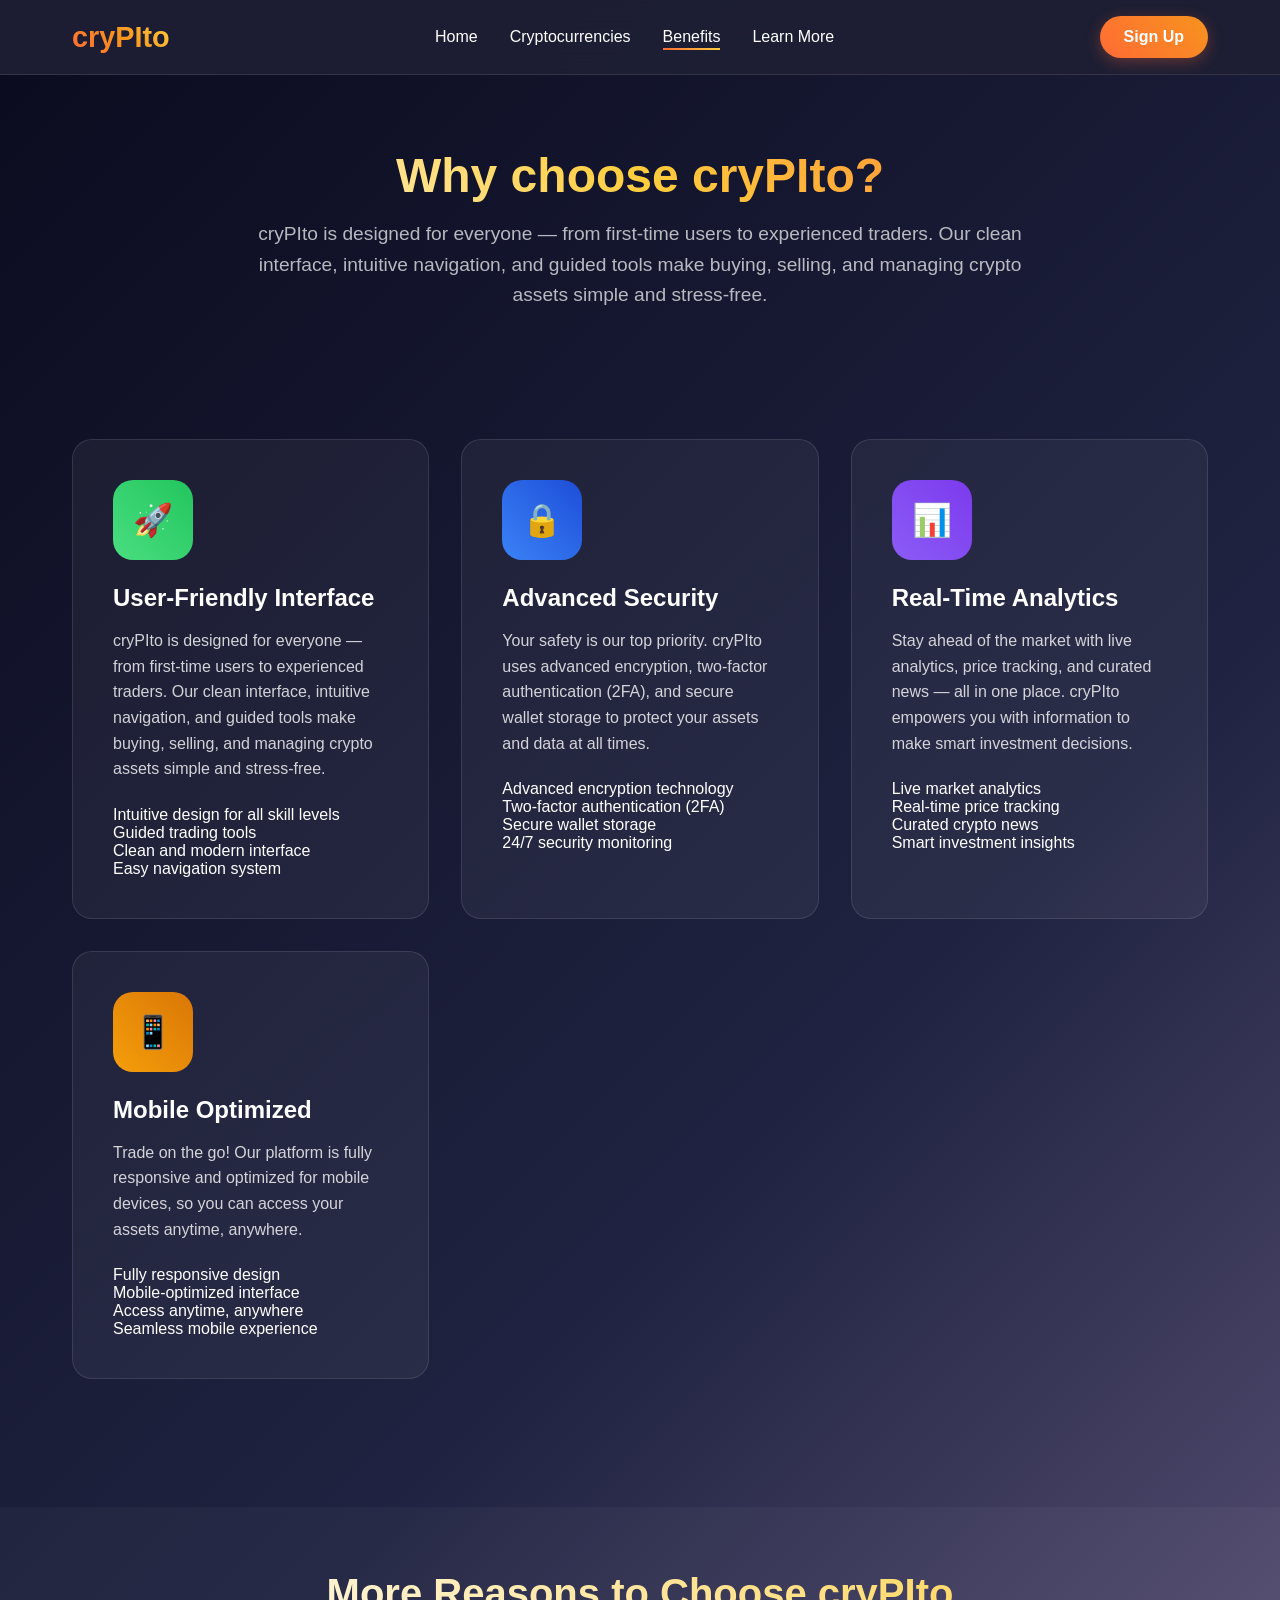
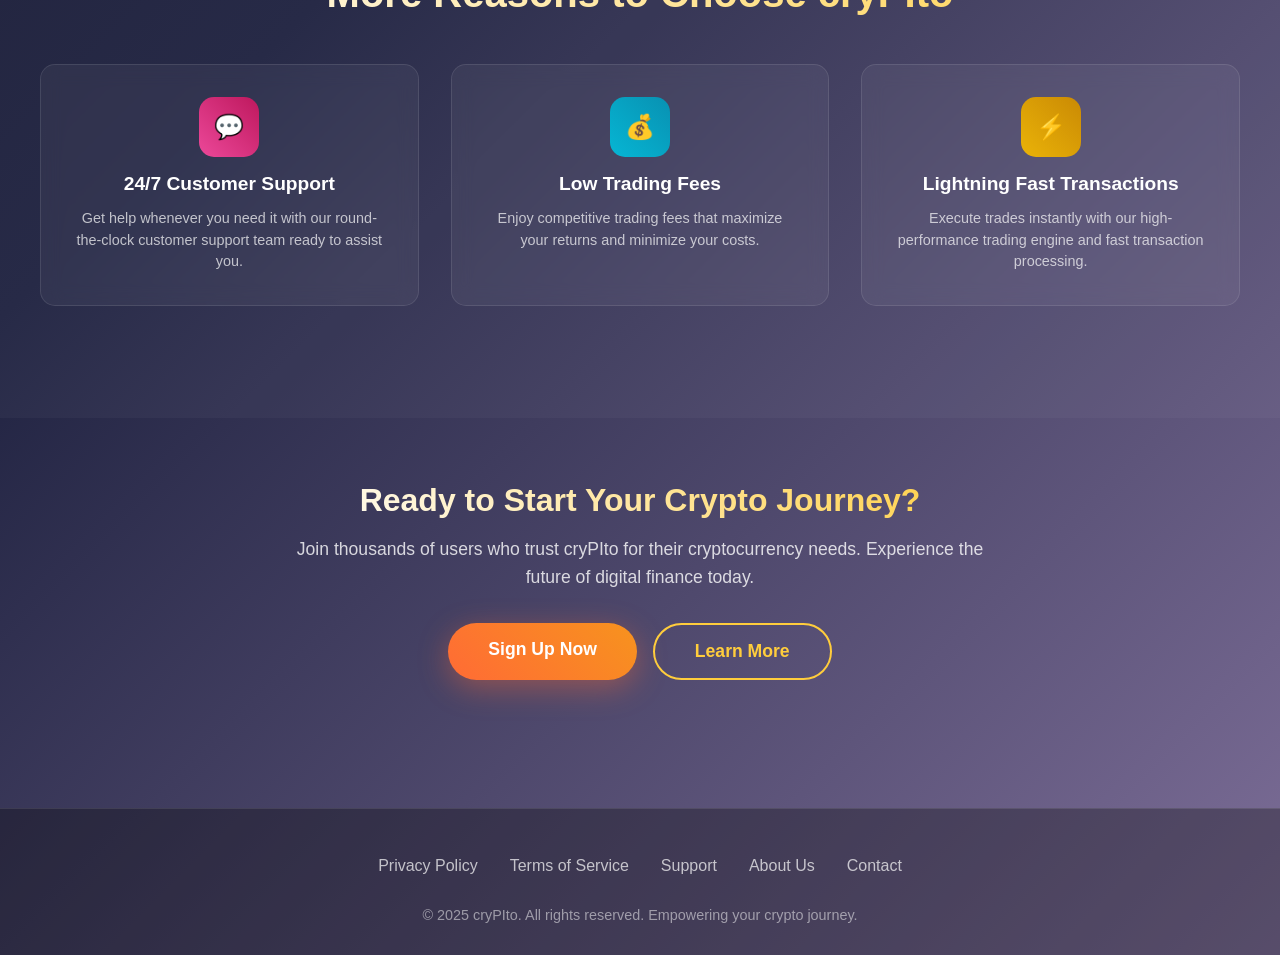
<file: assets/crypito/HTML/Benefits.html>
<!DOCTYPE html>
<html lang="en">
<head>
    <meta charset="UTF-8">
    <meta name="viewport" content="width=device-width, initial-scale=1.0">
    <title>cryPIto - Cryptocurrencies</title>
    <link rel="stylesheet" href="../css/Benefits.css">
</head>
<body>
    <header class="header">
        <nav class="nav-container">
            <a href="home.html" class="logo">cryPIto</a>
            <ul class="nav-menu" id="navMenu">
                <li><a href="home.html" class="nav-link">Home</a></li>
                <li><a href="Cryptocurrency.html" class="nav-link">Cryptocurrencies</a></li>
                <li><a href="Benefits.html" class="nav-link active">Benefits</a></li>
                <li><a href="Learn_more.html" class="nav-link">Learn More</a></li>
            </ul>
            <a href="Register.html" class="cta-button">Sign Up</a>
            </nav>
    </header>

     <main class="main-content">
        <section class="page-header">
            <h1 class="page-title">Why choose cryPIto?</h1>
            <p class="page-subtitle">cryPIto is designed for everyone — from first-time users to experienced traders. Our clean interface, intuitive navigation, and guided tools make buying, selling, and managing crypto assets simple and stress-free.</p>
        </section>

        <section class="benefits-section">
            <div class="benefits-grid">
                <div class="benefit-card">
                    <div class="benefit-icon user-friendly">🚀</div>
                    <h3 class="benefit-title">User-Friendly Interface</h3>
                    <p class="benefit-description">
                        cryPIto is designed for everyone — from first-time users to experienced traders. Our clean interface, intuitive navigation, and guided tools make buying, selling, and managing crypto assets simple and stress-free.
                    </p>
                    <ul class="benefit-features">
                        <li>Intuitive design for all skill levels</li>
                        <li>Guided trading tools</li>
                        <li>Clean and modern interface</li>
                        <li>Easy navigation system</li>
                    </ul>
                </div>

                <div class="benefit-card">
                    <div class="benefit-icon security">🔒</div>
                    <h3 class="benefit-title">Advanced Security</h3>
                    <p class="benefit-description">
                        Your safety is our top priority. cryPIto uses advanced encryption, two-factor authentication (2FA), and secure wallet storage to protect your assets and data at all times.
                    </p>
                    <ul class="benefit-features">
                        <li>Advanced encryption technology</li>
                        <li>Two-factor authentication (2FA)</li>
                        <li>Secure wallet storage</li>
                        <li>24/7 security monitoring</li>
                    </ul>
                </div>

                <div class="benefit-card">
                    <div class="benefit-icon analytics">📊</div>
                    <h3 class="benefit-title">Real-Time Analytics</h3>
                    <p class="benefit-description">
                        Stay ahead of the market with live analytics, price tracking, and curated news — all in one place. cryPIto empowers you with information to make smart investment decisions.
                    </p>
                    <ul class="benefit-features">
                        <li>Live market analytics</li>
                        <li>Real-time price tracking</li>
                        <li>Curated crypto news</li>
                        <li>Smart investment insights</li>
                    </ul>
                </div>

                <div class="benefit-card">
                    <div class="benefit-icon mobile">📱</div>
                    <h3 class="benefit-title">Mobile Optimized</h3>
                    <p class="benefit-description">
                        Trade on the go! Our platform is fully responsive and optimized for mobile devices, so you can access your assets anytime, anywhere.
                    </p>
                    <ul class="benefit-features">
                        <li>Fully responsive design</li>
                        <li>Mobile-optimized interface</li>
                        <li>Access anytime, anywhere</li>
                        <li>Seamless mobile experience</li>
                    </ul>
                </div>
            </div>
        </section>

        <section class="additional-benefits">
            <div class="additional-benefits-container">
                <h2 class="section-title">More Reasons to Choose cryPIto</h2>
                <div class="features-grid">
                    <div class="feature-item">
                        <div class="feature-icon support">💬</div>
                        <h3 class="feature-title">24/7 Customer Support</h3>
                        <p class="feature-description">
                            Get help whenever you need it with our round-the-clock customer support team ready to assist you.
                        </p>
                    </div>

                    <div class="feature-item">
                        <div class="feature-icon fees">💰</div>
                        <h3 class="feature-title">Low Trading Fees</h3>
                        <p class="feature-description">
                            Enjoy competitive trading fees that maximize your returns and minimize your costs.
                        </p>
                    </div>

                    <div class="feature-item">
                        <div class="feature-icon speed">⚡</div>
                        <h3 class="feature-title">Lightning Fast Transactions</h3>
                        <p class="feature-description">
                            Execute trades instantly with our high-performance trading engine and fast transaction processing.
                        </p>
                    </div>
                </div>
            </div>
        </section>

        <section class="cta-section">
            <h2 class="cta-title">Ready to Start Your Crypto Journey?</h2>
            <p class="cta-description">
                Join thousands of users who trust cryPIto for their cryptocurrency needs. Experience the future of digital finance today.
            </p>
            <div class="cta-buttons">
                <a href="Register.html" class="primary-cta">Sign Up Now</a>
                <a href="Learn_more.html" class="secondary-cta">Learn More</a>
            </div>
        </section>
    </main>

    <footer class="footer">
        <div class="footer-content">
            <div class="footer-links">
                <a href="#" class="footer-link">Privacy Policy</a>
                <a href="#" class="footer-link">Terms of Service</a>
                <a href="#" class="footer-link">Support</a>
                <a href="#" class="footer-link">About Us</a>
                <a href="#" class="footer-link">Contact</a>
            </div>
            <p class="footer-text">© 2025 cryPIto. All rights reserved. Empowering your crypto journey.</p>
        </div>
    </footer>

<script>
(function(){
  try {
    if (window.parent && window.parent !== window) {
      window.parent.postMessage({ type: 'crypito-page', page: 'Benefits.html' }, '*');
    }
  } catch (e) {}
  document.querySelectorAll('.faq-item').forEach(function(item) {
    var q = item.querySelector('.faq-question');
    var a = item.querySelector('.faq-answer');
    var t = item.querySelector('.faq-toggle');
    if (q && a) {
      q.addEventListener('click', function() {
        var hidden = a.style.display === 'none';
        a.style.display = hidden ? 'block' : 'none';
        if (t) t.textContent = hidden ? '−' : '+';
      });
    }
  });
})();
</script>

</body>
</html>
</file>
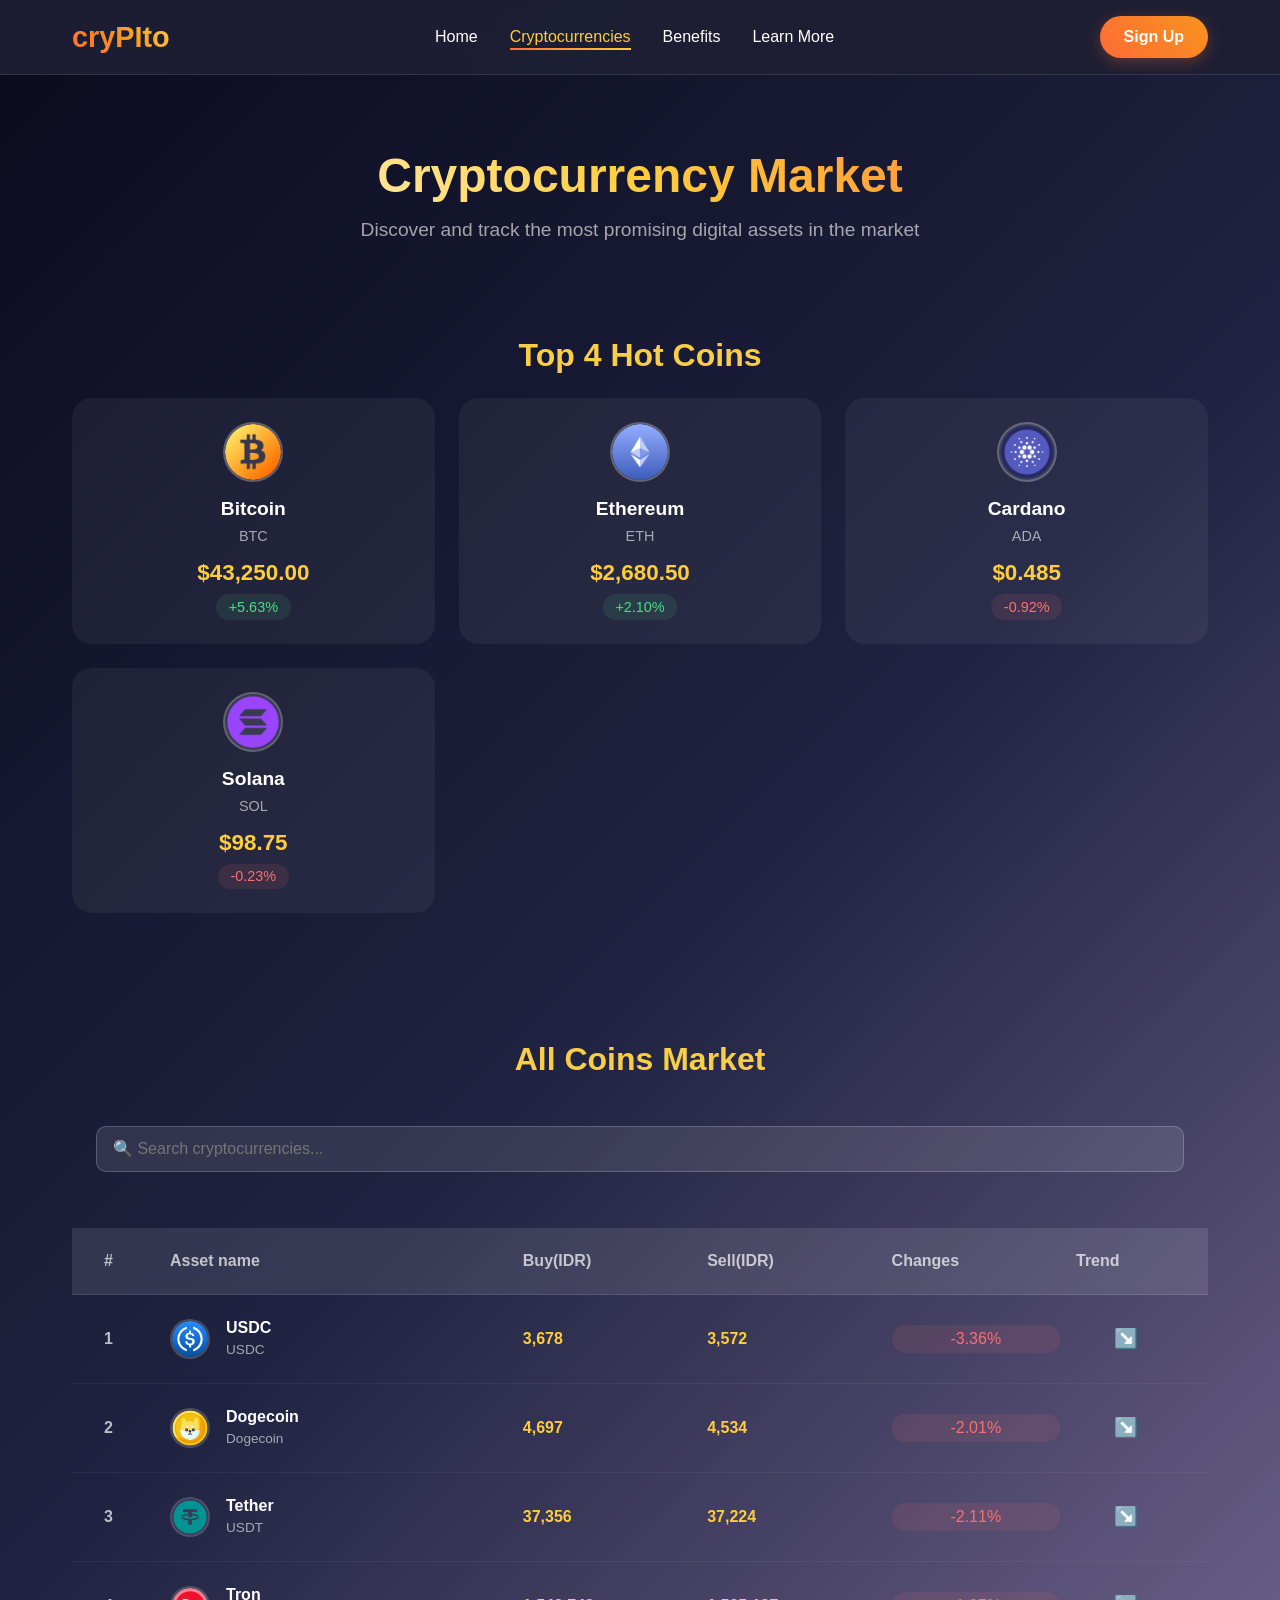
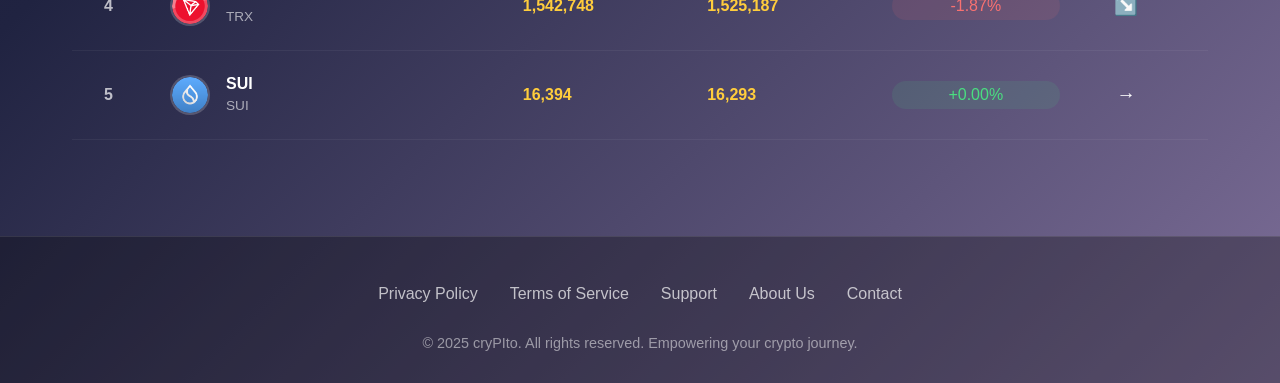
<file: assets/crypito/HTML/Cryptocurrency.html>
<!DOCTYPE html>
<html lang="en">
<head>
    <meta charset="UTF-8">
    <meta name="viewport" content="width=device-width, initial-scale=1.0">
    <title>cryPIto - Cryptocurrency</title>
    <link rel="stylesheet" href="../css/Cryptocurrency.css">
</head>
<body>
    <header class="header">
        <nav class="nav-container">
            <a href="home.html" class="logo">cryPIto</a>
            <ul class="nav-menu" id="navMenu">
                <li><a href="home.html" class="nav-link">Home</a></li>
                <li><a href="Cryptocurrency.html" class="nav-link active">Cryptocurrencies</a></li>
                <li><a href="Benefits.html" class="nav-link">Benefits</a></li>
                <li><a href="Learn_more.html" class="nav-link">Learn More</a></li>
            </ul>
            <a href="Register.html" class="cta-button">Sign Up</a>
        </nav>
    </header>

    <main class="main-content">
        <section class="page-header">
            <h1 class="page-title">Cryptocurrency Market</h1>
            <p class="page-subtitle">Discover and track the most promising digital assets in the market</p>
        </section>

        <section class="hot-coins-section">
            <h2 class="section-title">Top 4 Hot Coins</h2>
            <div class="hot-coins-grid">
                <div class="hot-coin-card">
                    <div class="coin-icon">
                        <img src="../Image/bitcoin.png" alt="Bitcoin" onerror="this.parentElement.innerHTML='₿'; this.parentElement.classList.add('fallback', 'btc');">
                    </div>
                    <h3 class="coin-name">Bitcoin</h3>
                    <p class="coin-symbol">BTC</p>
                    <p class="coin-price">$43,250.00</p>
                    <p class="coin-change positive">+5.63%</p>
                </div>
                <div class="hot-coin-card">
                    <div class="coin-icon">
                        <img src="../Image/ethereum.png" alt="Ethereum" onerror="this.parentElement.innerHTML='Ξ'; this.parentElement.classList.add('fallback', 'eth');">
                    </div>
                    <h3 class="coin-name">Ethereum</h3>
                    <p class="coin-symbol">ETH</p>
                    <p class="coin-price">$2,680.50</p>
                    <p class="coin-change positive">+2.10%</p>
                </div>
                <div class="hot-coin-card">
                    <div class="coin-icon">
                        <img src="../Image/cardano.png" alt="Cardano" onerror="this.parentElement.innerHTML='₳'; this.parentElement.classList.add('fallback', 'ada');">
                    </div>
                    <h3 class="coin-name">Cardano</h3>
                    <p class="coin-symbol">ADA</p>
                    <p class="coin-price">$0.485</p>
                    <p class="coin-change negative">-0.92%</p>
                </div>
                <div class="hot-coin-card">
                    <div class="coin-icon">
                        <img src="../Image/solana.png" alt="Solana" onerror="this.parentElement.innerHTML='◎'; this.parentElement.classList.add('fallback', 'sol');">
                    </div>
                    <h3 class="coin-name">Solana</h3>
                    <p class="coin-symbol">SOL</p>
                    <p class="coin-price">$98.75</p>
                    <p class="coin-change negative">-0.23%</p>
                </div>
            </div>
        </section>

 <section class="all-coins-section">
            <h2 class="section-title">All Coins Market</h2>
            
            <div class="search-filter-bar">
                <input type="text" class="search-input" placeholder="🔍 Search cryptocurrencies...">
            </div>

            <div class="coins-table">
                <div class="table-header">
                    <div class="rank">#</div>
                    <div class="rank">Asset name</div>
                    <div class="rank">Buy(IDR)</div>
                    <div class="rank">Sell(IDR)</div>
                    <div class="rank">Changes</div>
                    <div class="rank">Trend</div>
                </div>

                <div class="table-row">
                    <div class="rank">1</div>
                    <div class="coin-info">
                        <div class="table-coin-icon">
                            <img src="../Image/usdc.png" alt="USDC" onerror="this.parentElement.innerHTML='₮'; this.parentElement.classList.add('fallback', 'usdt');">
                        </div>
                        <div class="coin-details">
                            <h3>USDC</h3>
                            <span>USDC</span>
                        </div>
                    </div>
                    <div class="price">3,678</div>
                    <div class="price">3,572</div>
                    <div class="change-24h negative">-3.36%</div>
                    <div class="trend-arrow">↘️</div>
                </div>

                <div class="table-row">
                    <div class="rank">2</div>
                    <div class="coin-info">
                        <div class="table-coin-icon">
                            <img src="../Image/dogecoin.png" alt="Dogecoin" onerror="this.parentElement.innerHTML='Ð'; this.parentElement.classList.add('fallback', 'doge');">
                        </div>
                        <div class="coin-details">
                            <h3>Dogecoin</h3>
                            <span>Dogecoin</span>
                        </div>
                    </div>
                    <div class="price">4,697</div>
                    <div class="price">4,534</div>
                    <div class="change-24h negative">-2.01%</div>
                    <div class="trend-arrow">↘️</div>
                </div>

                <div class="table-row">
                    <div class="rank">3</div>
                    <div class="coin-info">
                        <div class="table-coin-icon">
                            <img src="../Image/tether.png" alt="Tether" onerror="this.parentElement.innerHTML='₮'; this.parentElement.classList.add('fallback', 'usdt');">
                        </div>
                        <div class="coin-details">
                            <h3>Tether</h3>
                            <span>USDT</span>
                        </div>
                    </div>
                    <div class="price">37,356</div>
                    <div class="price">37,224</div>
                    <div class="change-24h negative">-2.11%</div>
                    <div class="trend-arrow">↘️</div>
                </div>

                <div class="table-row">
                    <div class="rank">4</div>
                    <div class="coin-info">
                        <div class="table-coin-icon">
                            <img src="../Image/tron.png" alt="Tron" onerror="this.parentElement.innerHTML='⚡'; this.parentElement.classList.add('fallback', 'trx');">
                        </div>
                        <div class="coin-details">
                            <h3>Tron</h3>
                            <span>TRX</span>
                        </div>
                    </div>
                    <div class="price">1,542,748</div>
                    <div class="price">1,525,187</div>
                    <div class="change-24h negative">-1.87%</div>
                    <div class="trend-arrow">↘️</div>
                </div>

                <div class="table-row">
                    <div class="rank">5</div>
                    <div class="coin-info">
                        <div class="table-coin-icon">
                            <img src="../Image/sui.png" alt="SUI" onerror="this.parentElement.innerHTML='◇'; this.parentElement.classList.add('fallback', 'sui');">
                        </div>
                        <div class="coin-details">
                            <h3>SUI</h3>
                            <span>SUI</span>
                        </div>
                    </div>
                    <div class="price">16,394</div>
                    <div class="price">16,293</div>
                    <div class="change-24h positive">+0.00%</div>
                    <div class="trend-arrow">→</div>
                </div>
        </section>
    </main>

    <footer class="footer">
        <div class="footer-content">
            <div class="footer-links">
                <a href="#" class="footer-link">Privacy Policy</a>
                <a href="#" class="footer-link">Terms of Service</a>
                <a href="#" class="footer-link">Support</a>
                <a href="#" class="footer-link">About Us</a>
                <a href="#" class="footer-link">Contact</a>
            </div>
            <p class="footer-text">© 2025 cryPIto. All rights reserved. Empowering your crypto journey.</p>
        </div>
    </footer>

<script>
document.addEventListener('DOMContentLoaded', function () {
  var input = document.querySelector('.search-input');
  if (!input) return;
  var rows = Array.prototype.slice.call(document.querySelectorAll('.coins-table .table-row'));
  var cards = Array.prototype.slice.call(document.querySelectorAll('.hot-coin-card'));
  var emptyMsg = document.createElement('div');
  emptyMsg.style.cssText = 'padding: 1.5rem; text-align: center; color: rgba(255,255,255,0.7); display: none;';
  emptyMsg.textContent = 'No matching assets found in All Coins Market.';
  var table = document.querySelector('.coins-table');
  if (table) table.appendChild(emptyMsg);

  input.addEventListener('input', function () {
    var q = input.value.trim().toLowerCase();
    var visibleRows = 0;
    rows.forEach(function (row) {
      var text = row.textContent.toLowerCase();
      var match = !q || text.indexOf(q) !== -1;
      row.style.display = match ? '' : 'none';
      if (match) visibleRows++;
    });
    cards.forEach(function (card) {
      var text = card.textContent.toLowerCase();
      var match = !q || text.indexOf(q) !== -1;
      card.style.opacity = match ? '1' : '0.35';
    });
    emptyMsg.style.display = visibleRows === 0 ? 'block' : 'none';
  });
});
</script>


<script>
(function(){
  try {
    if (window.parent && window.parent !== window) {
      window.parent.postMessage({ type: 'crypito-page', page: 'Cryptocurrency.html' }, '*');
    }
  } catch (e) {}
  document.querySelectorAll('.faq-item').forEach(function(item) {
    var q = item.querySelector('.faq-question');
    var a = item.querySelector('.faq-answer');
    var t = item.querySelector('.faq-toggle');
    if (q && a) {
      q.addEventListener('click', function() {
        var hidden = a.style.display === 'none';
        a.style.display = hidden ? 'block' : 'none';
        if (t) t.textContent = hidden ? '−' : '+';
      });
    }
  });
})();
</script>

</body>
</html>
</file>
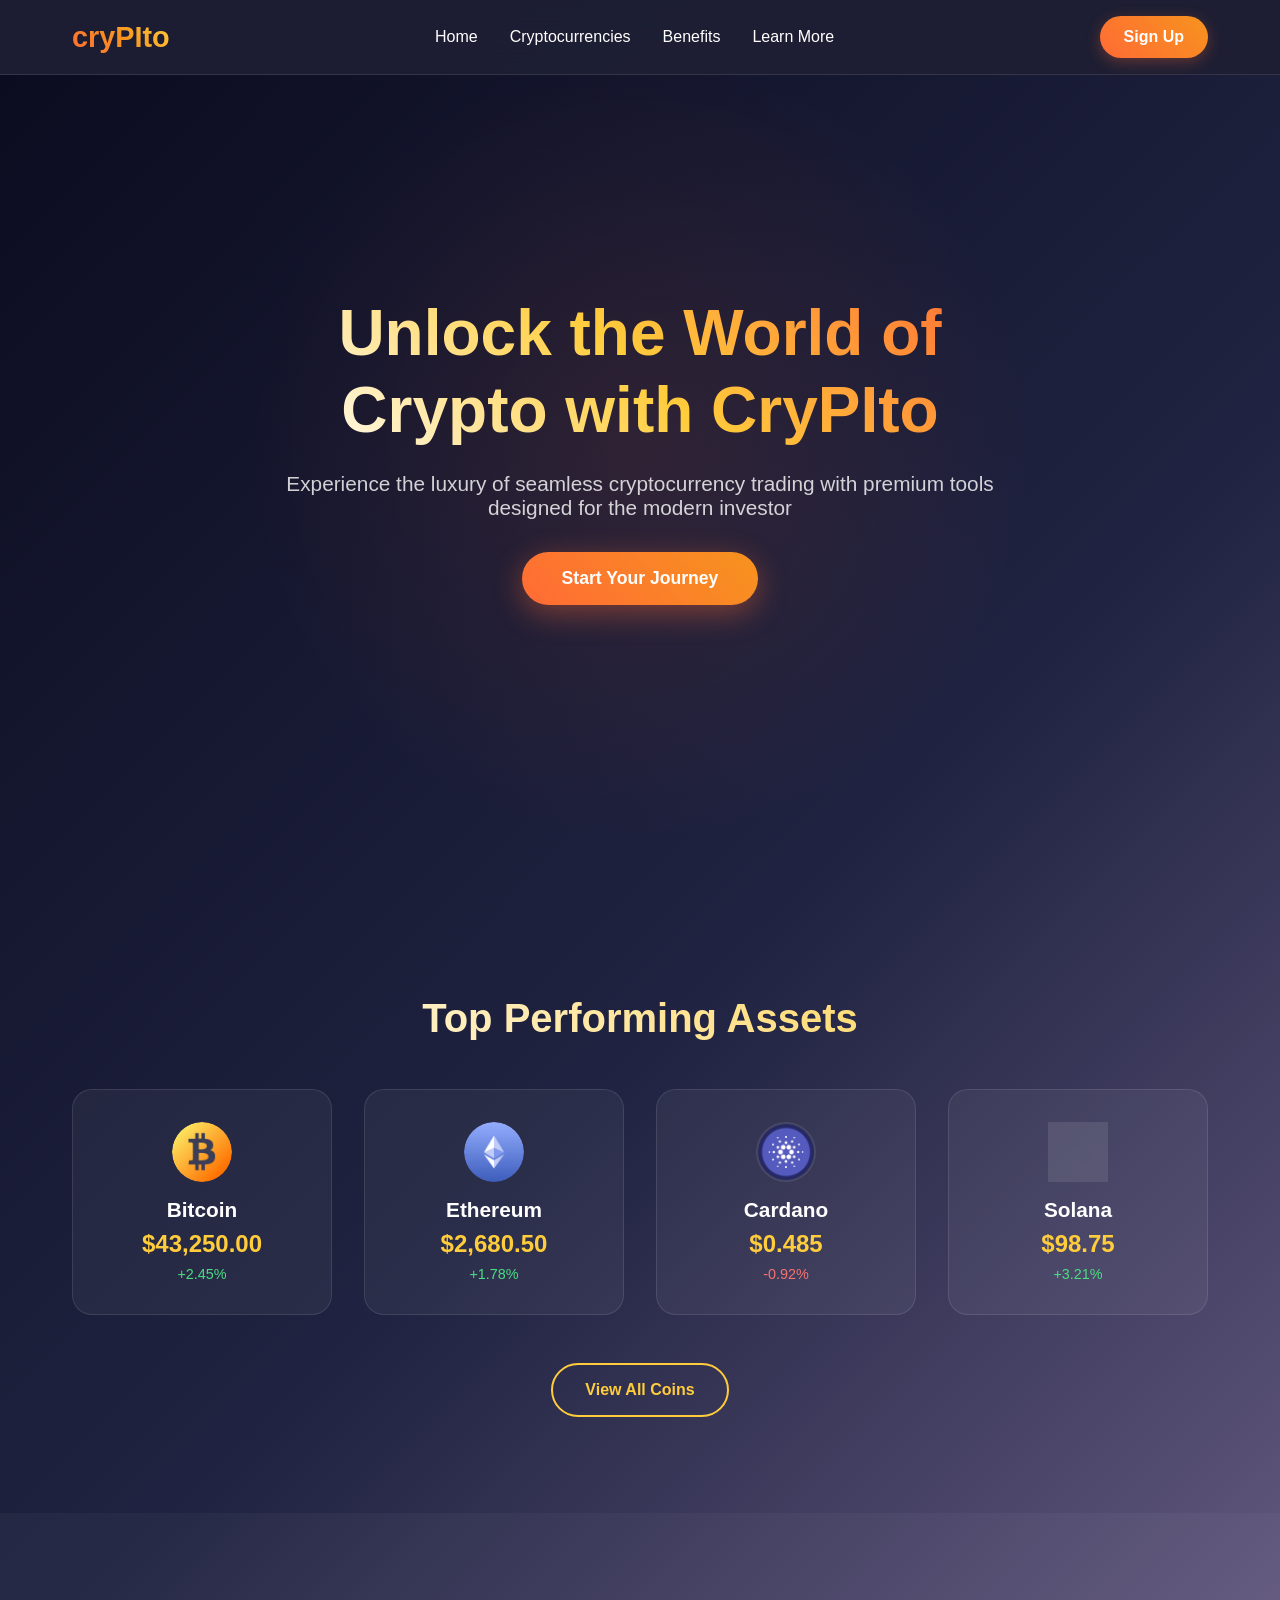
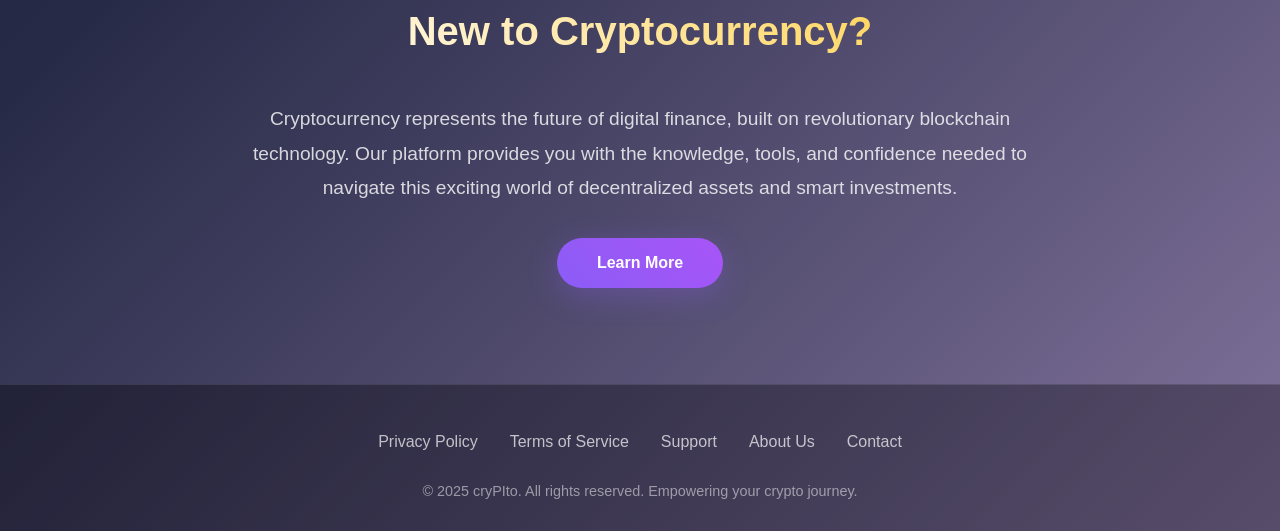
<file: assets/crypito/HTML/home.html>
<!DOCTYPE html>
<html lang="en">
<head>
    <meta charset="UTF-8">
    <meta name="viewport" content="width=device-width, initial-scale=1.0">
    <title>cryPIto - Unlock Your Crypto Future</title>
    <link rel="stylesheet" href="../css/home.css">
</head>
<body>
    <header class="header">
        <nav class="nav-container">
            <a href="home.html" class="logo">cryPIto</a>
            <ul class="nav-menu" id="navMenu">
                <li><a href="home.html" class="nav-link">Home</a></li>
                <li><a href="Cryptocurrency.html" class="nav-link">Cryptocurrencies</a></li>
                <li><a href="Benefits.html" class="nav-link">Benefits</a></li>
                <li><a href="Learn_more.html" class="nav-link">Learn More</a></li>
            </ul>
            <a href="Register.html" class="cta-button">Sign Up</a>
        </nav>
    </header>

    <section class="hero">
        <div class="hero-content">
            <h1 class="hero-title">Unlock the World of Crypto with CryPIto</h1>
            <p class="hero-subtitle">Experience the luxury of seamless cryptocurrency trading with premium tools designed for the modern investor</p>
            <a href="Register.html" class="hero-cta">Start Your Journey</a>
        </div>
    </section>

    <section class="top-coins">
        <h2 class="section-title">Top Performing Assets</h2>
        <div class="coins-grid">
            <div class="coin-card">
                <div class="coin-icon">
                    <img src="../Image/bitcoin.png" alt="Bitcoin" onerror="this.parentElement.classList.add('btc', 'no-image'); this.parentElement.innerHTML='₿';">
                </div>
                <h3 class="coin-name">Bitcoin</h3>
                <p class="coin-price">$43,250.00</p>
                <p class="coin-change positive">+2.45%</p>
            </div>
            <div class="coin-card">
                <div class="coin-icon">
                    <img src="../Image/ethereum.png" alt="Ethereum" onerror="this.parentElement.classList.add('eth', 'no-image'); this.parentElement.innerHTML='Ξ';">
                </div>
                <h3 class="coin-name">Ethereum</h3>
                <p class="coin-price">$2,680.50</p>
                <p class="coin-change positive">+1.78%</p>
            </div>
            <div class="coin-card">
                <div class="coin-icon">
                    <img src="../Image/cardano.png" alt="Cardano" onerror="this.parentElement.classList.add('ada', 'no-image'); this.parentElement.innerHTML='₳';">
                </div>
                <h3 class="coin-name">Cardano</h3>
                <p class="coin-price">$0.485</p>
                <p class="coin-change negative">-0.92%</p>
            </div>
            <div class="coin-card">
                <div class="coin-icon">
                    <img src="../Image/solana.png" alt="Solana" onerror="this.parentElement.classList.add('sol', 'no-image'); this.parentElement.innerHTML='◎';">
                </div>
                <h3 class="coin-name">Solana</h3>
                <p class="coin-price">$98.75</p>
                <p class="coin-change positive">+3.21%</p>
            </div>
        </div>
        <a href="Cryptocurrency.html" class="view-all-btn">View All Coins</a>
    </section>

    <section class="new-to-crypto">
        <div class="crypto-intro">
            <h2 class="section-title">New to Cryptocurrency?</h2>
            <p class="intro-text">
                Cryptocurrency represents the future of digital finance, built on revolutionary blockchain technology. Our platform provides you with the knowledge, tools, and confidence needed to navigate this exciting world of decentralized assets and smart investments.
            </p>
            <a href="Learn_more.html" class="learn-more-btn">Learn More</a>
        </div>
    </section>

    <footer class="footer">
        <div class="footer-content">
            <div class="footer-links">
                <a href="#" class="footer-link">Privacy Policy</a>
                <a href="#" class="footer-link">Terms of Service</a>
                <a href="#" class="footer-link">Support</a>
                <a href="#" class="footer-link">About Us</a>
                <a href="#" class="footer-link">Contact</a>
            </div>
            <p class="footer-text">© 2025 cryPIto. All rights reserved. Empowering your crypto journey.</p>
        </div>
    </footer>

<script>
(function(){
  try {
    if (window.parent && window.parent !== window) {
      window.parent.postMessage({ type: 'crypito-page', page: 'home.html' }, '*');
    }
  } catch (e) {}
  document.querySelectorAll('.faq-item').forEach(function(item) {
    var q = item.querySelector('.faq-question');
    var a = item.querySelector('.faq-answer');
    var t = item.querySelector('.faq-toggle');
    if (q && a) {
      q.addEventListener('click', function() {
        var hidden = a.style.display === 'none';
        a.style.display = hidden ? 'block' : 'none';
        if (t) t.textContent = hidden ? '−' : '+';
      });
    }
  });
})();
</script>

</body>
</html>
</file>
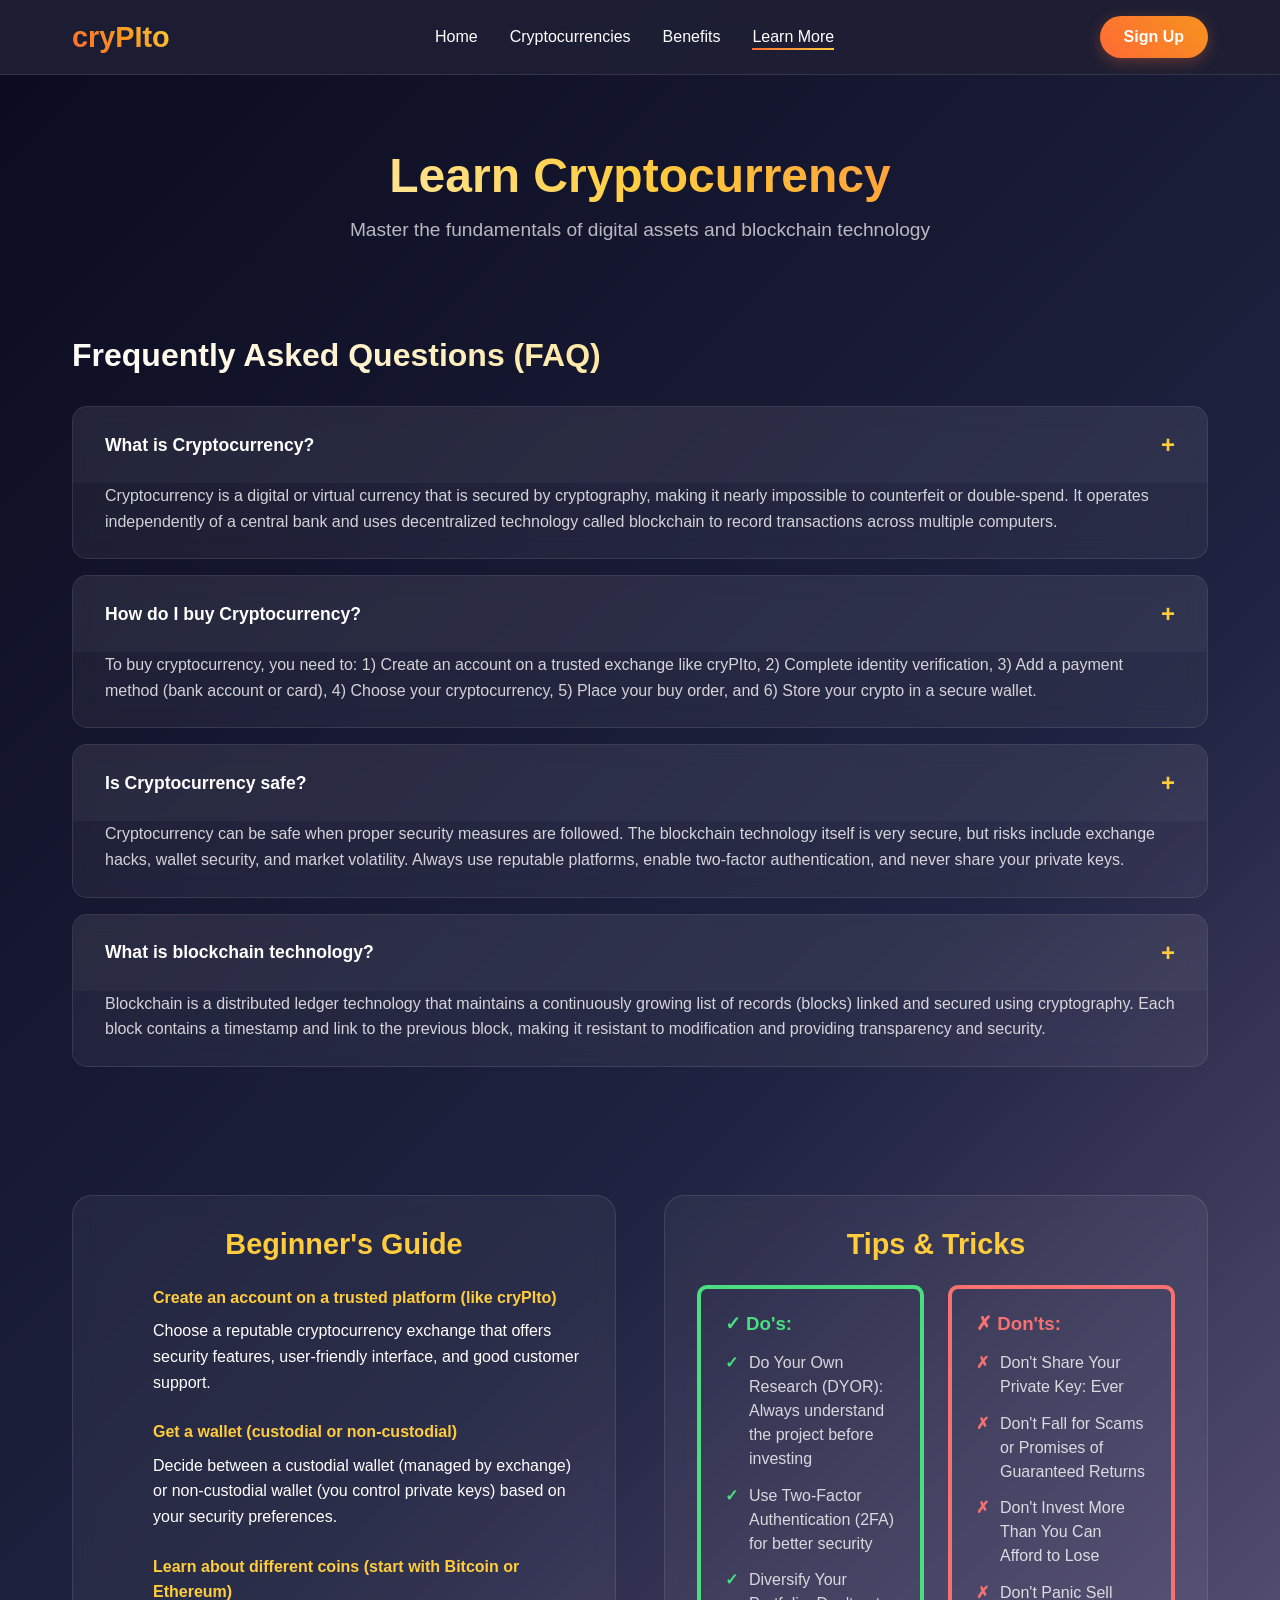
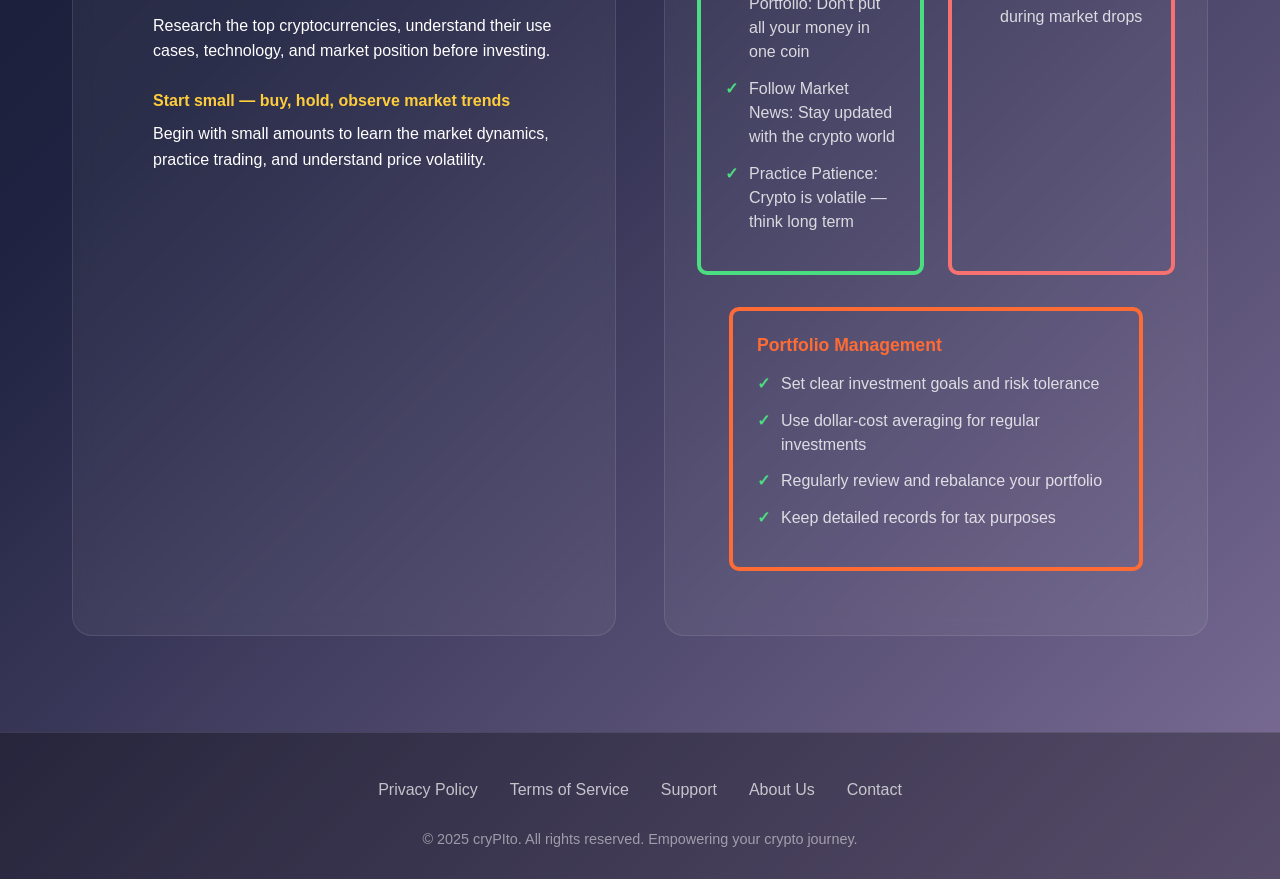
<file: assets/crypito/HTML/Learn_more.html>
<!DOCTYPE html>
<html lang="en">
<head>
    <meta charset="UTF-8">
    <meta name="viewport" content="width=device-width, initial-scale=1.0">
    <title>cryPIto - Learn More</title>
    <link rel="stylesheet" href="../css/Learn_more.css">
</head>
<body>
     <header class="header">
        <nav class="nav-container">
            <a href="home.html" class="logo">cryPIto</a>
            <ul class="nav-menu" id="navMenu">
                <li><a href="home.html" class="nav-link">Home</a></li>
                <li><a href="Cryptocurrency.html" class="nav-link">Cryptocurrencies</a></li>
                <li><a href="Benefits.html" class="nav-link">Benefits</a></li>
                <li><a href="Learn_more.html" class="nav-link active">Learn More</a></li>
            </ul>
            <a href="Register.html" class="cta-button">Sign Up</a>
        </nav>
    </header>
    <main class="main-content">
        <section class="page-header">
            <h1 class="page-title">Learn Cryptocurrency</h1>
            <p class="page-subtitle">Master the fundamentals of digital assets and blockchain technology</p>
        </section>

        <section class="faq-section">
            <h2 class="section-title">Frequently Asked Questions (FAQ)</h2>
            <div class="faq-container">
                <div class="faq-item">
                    <div class="faq-question">
                        <span>What is Cryptocurrency?</span>
                        <span class="faq-toggle">+</span>
                    </div>
                    <div class="faq-answer">
                        Cryptocurrency is a digital or virtual currency that is secured by cryptography, making it nearly impossible to counterfeit or double-spend. It operates independently of a central bank and uses decentralized technology called blockchain to record transactions across multiple computers.
                    </div>
                </div>

                <div class="faq-item">
                    <div class="faq-question">
                        <span>How do I buy Cryptocurrency?</span>
                        <span class="faq-toggle">+</span>
                    </div>
                    <div class="faq-answer">
                        To buy cryptocurrency, you need to: 1) Create an account on a trusted exchange like cryPIto, 2) Complete identity verification, 3) Add a payment method (bank account or card), 4) Choose your cryptocurrency, 5) Place your buy order, and 6) Store your crypto in a secure wallet.
                    </div>
                </div>

                <div class="faq-item">
                    <div class="faq-question">
                        <span>Is Cryptocurrency safe?</span>
                        <span class="faq-toggle">+</span>
                    </div>
                    <div class="faq-answer">
                        Cryptocurrency can be safe when proper security measures are followed. The blockchain technology itself is very secure, but risks include exchange hacks, wallet security, and market volatility. Always use reputable platforms, enable two-factor authentication, and never share your private keys.
                    </div>
                </div>

                <div class="faq-item">
                    <div class="faq-question">
                        <span>What is blockchain technology?</span>
                        <span class="faq-toggle">+</span>
                    </div>
                    <div class="faq-answer">
                        Blockchain is a distributed ledger technology that maintains a continuously growing list of records (blocks) linked and secured using cryptography. Each block contains a timestamp and link to the previous block, making it resistant to modification and providing transparency and security.
                    </div>
                </div>
            </div>
        </section>

        <div class="content-grid">
            <section class="content-section guides-section">
                <h2 class="content-title">Beginner's Guide</h2>
                <ol class="guide-steps">
                    <li class="guide-step">
                        <strong>Create an account on a trusted platform (like cryPIto)</strong>
                        Choose a reputable cryptocurrency exchange that offers security features, user-friendly interface, and good customer support.
                    </li>
                    <li class="guide-step">
                        <strong>Get a wallet (custodial or non-custodial)</strong>
                        Decide between a custodial wallet (managed by exchange) or non-custodial wallet (you control private keys) based on your security preferences.
                    </li>
                    <li class="guide-step">
                        <strong>Learn about different coins (start with Bitcoin or Ethereum)</strong>
                        Research the top cryptocurrencies, understand their use cases, technology, and market position before investing.
                    </li>
                    <li class="guide-step">
                        <strong>Start small — buy, hold, observe market trends</strong>
                        Begin with small amounts to learn the market dynamics, practice trading, and understand price volatility.
                    </li>
                </ol>
            </section>

            <section class="content-section tips-section">
                <h2 class="content-title">Tips & Tricks</h2>
                
                <div class="dos-donts">
                    <div class="dos-section">
                        <h3 class="dos-title">✓ Do's:</h3>
                        <ul class="tip-list">
                            <li class="tip-item">Do Your Own Research (DYOR): Always understand the project before investing</li>
                            <li class="tip-item">Use Two-Factor Authentication (2FA) for better security</li>
                            <li class="tip-item">Diversify Your Portfolio: Don't put all your money in one coin</li>
                            <li class="tip-item">Follow Market News: Stay updated with the crypto world</li>
                            <li class="tip-item">Practice Patience: Crypto is volatile — think long term</li>
                        </ul>
                    </div>

                    <div class="donts-section">
                        <h3 class="donts-title">✗ Don'ts:</h3>
                        <ul class="tip-list dont-list">
                            <li class="tip-item">Don't Share Your Private Key: Ever</li>
                            <li class="tip-item">Don't Fall for Scams or Promises of Guaranteed Returns</li>
                            <li class="tip-item">Don't Invest More Than You Can Afford to Lose</li>
                            <li class="tip-item">Don't Panic Sell during market drops</li>
                        </ul>
                    </div>
                </div>

                <div class="tip-category">
                    <h3 class="tip-title">Portfolio Management</h3>
                    <ul class="tip-list">
                        <li class="tip-item">Set clear investment goals and risk tolerance</li>
                        <li class="tip-item">Use dollar-cost averaging for regular investments</li>
                        <li class="tip-item">Regularly review and rebalance your portfolio</li>
                        <li class="tip-item">Keep detailed records for tax purposes</li>
                    </ul>
                </div>
            </section>
        </div>
    </main>

    <footer class="footer">
        <div class="footer-content">
            <div class="footer-links">
                <a href="#" class="footer-link">Privacy Policy</a>
                <a href="#" class="footer-link">Terms of Service</a>
                <a href="#" class="footer-link">Support</a>
                <a href="#" class="footer-link">About Us</a>
                <a href="#" class="footer-link">Contact</a>
            </div>
            <p class="footer-text">© 2025 cryPIto. All rights reserved. Empowering your crypto journey.</p>
        </div>
    </footer>

<script>
(function(){
  try {
    if (window.parent && window.parent !== window) {
      window.parent.postMessage({ type: 'crypito-page', page: 'Learn_more.html' }, '*');
    }
  } catch (e) {}
  document.querySelectorAll('.faq-item').forEach(function(item) {
    var q = item.querySelector('.faq-question');
    var a = item.querySelector('.faq-answer');
    var t = item.querySelector('.faq-toggle');
    if (q && a) {
      q.addEventListener('click', function() {
        var hidden = a.style.display === 'none';
        a.style.display = hidden ? 'block' : 'none';
        if (t) t.textContent = hidden ? '−' : '+';
      });
    }
  });
})();
</script>

</body>
</html>
</file>
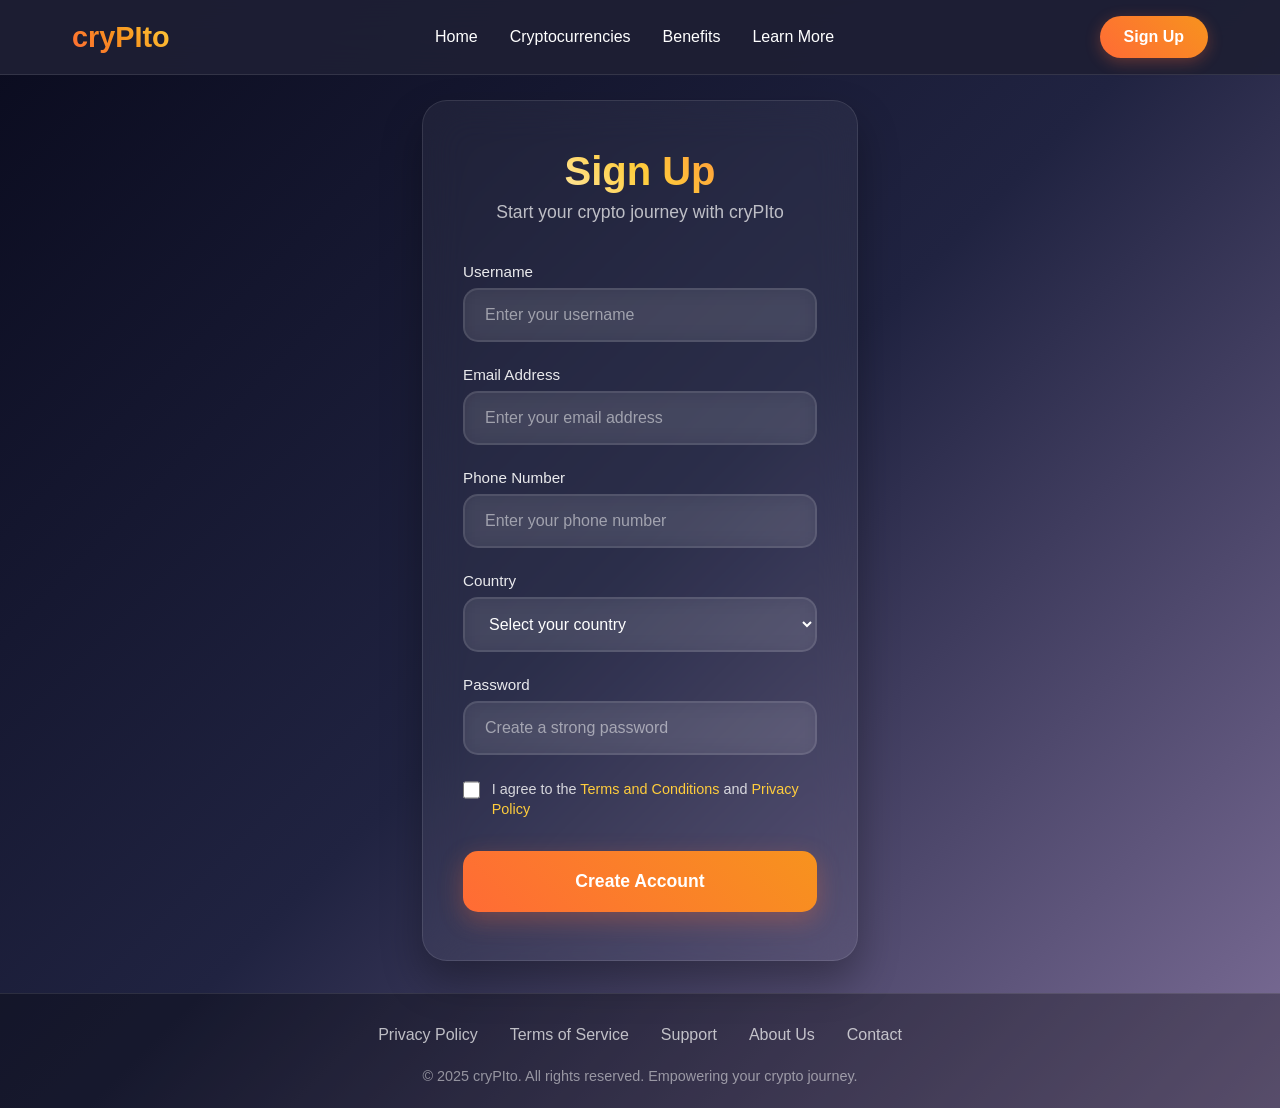
<file: assets/crypito/HTML/Register.html>
<!DOCTYPE html>
<html lang="en">
<head>
    <meta charset="UTF-8">
    <meta name="viewport" content="width=device-width, initial-scale=1.0">
    <title>cryPIto - Learn More</title>
    <link rel="stylesheet" href="../css/Register.css">
</head>
<body>
     <header class="header">
        <nav class="nav-container">
            <a href="home.html" class="logo">cryPIto</a>
            <ul class="nav-menu" id="navMenu">
                <li><a href="home.html" class="nav-link">Home</a></li>
                <li><a href="Cryptocurrency.html" class="nav-link">Cryptocurrencies</a></li>
                <li><a href="Benefits.html" class="nav-link">Benefits</a></li>
                <li><a href="Learn_more.html" class="nav-link">Learn More</a></li>
            </ul>
            <a href="Register.html" class="cta-button">Sign Up</a>
            </nav>
    </header>

    <main class="main-content">
        <div class="register-container">
            <div class="register-card">
                <div class="register-header">
                    <h1 class="register-title">Sign Up</h1>
                    <p class="register-subtitle">Start your crypto journey with cryPIto</p>
                </div>

                <div class="success-message" id="successMessage">
                    Account created successfully! Welcome to cryPIto!
                </div>

                <form id="registerForm" novalidate>
                    <div class="form-group">
                        <label for="username" class="form-label">Username</label>
                        <input 
                            type="text" 
                            id="username" 
                            name="username" 
                            class="form-input" 
                            placeholder="Enter your username"
                            required
                        >
                        <div class="error-message" id="usernameError"></div>
                    </div>

                    <div class="form-group">
                        <label for="email" class="form-label">Email Address</label>
                        <input 
                            type="email" 
                            id="email" 
                            name="email" 
                            class="form-input" 
                            placeholder="Enter your email address"
                            required
                        >
                        <div class="error-message" id="emailError"></div>
                    </div>

                    <div class="form-group">
                        <label for="phone" class="form-label">Phone Number</label>
                        <input 
                            type="tel" 
                            id="phone" 
                            name="phone" 
                            class="form-input" 
                            placeholder="Enter your phone number"
                            required
                        >
                        <div class="error-message" id="phoneError"></div>
                    </div>

                    <div class="form-group">
                        <label for="country" class="form-label">Country</label>
                        <select id="country" name="country" class="form-select" required>
                            <option value="">Select your country</option>
                            <option value="Indonesia">Indonesia</option>
                            <option value="United States">United States</option>
                            <option value="United Kingdom">United Kingdom</option>
                            <option value="Singapore">Singapore</option>
                            <option value="Malaysia">Malaysia</option>
                            <option value="Thailand">Thailand</option>
                            <option value="Philippines">Philippines</option>
                            <option value="Vietnam">Vietnam</option>
                            <option value="Australia">Australia</option>
                            <option value="Japan">Japan</option>
                            <option value="Other">Other</option>
                        </select>
                        <div class="error-message" id="countryError"></div>
                    </div>

                    <div class="form-group">
                        <label for="password" class="form-label">Password</label>
                        <input 
                            type="password" 
                            id="password" 
                            name="password" 
                            class="form-input" 
                            placeholder="Create a strong password"
                            required
                        >
                        <div class="error-message" id="passwordError"></div>
                    </div>

                    <div class="checkbox-group">
                        <input type="checkbox" id="terms" name="terms" class="checkbox-input" required>
                        <label for="terms" class="checkbox-label">
                            I agree to the <a href="#" target="_blank">Terms and Conditions</a> and <a href="#" target="_blank">Privacy Policy</a>
                        </label>
                    </div>
                    <div class="error-message" id="termsError"></div>

                    <button type="submit" class="submit-button">Create Account</button>
                </form>
            </div>
        </div>
    </main>

    <footer class="footer">
        <div class="footer-content">
            <div class="footer-links">
                <a href="#" class="footer-link">Privacy Policy</a>
                <a href="#" class="footer-link">Terms of Service</a>
                <a href="#" class="footer-link">Support</a>
                <a href="#" class="footer-link">About Us</a>
                <a href="#" class="footer-link">Contact</a>
            </div>
            <p class="footer-text">© 2025 cryPIto. All rights reserved. Empowering your crypto journey.</p>
        </div>
    </footer>

    <script src="../js/Register.js"></script>

<script>
(function(){
  try {
    if (window.parent && window.parent !== window) {
      window.parent.postMessage({ type: 'crypito-page', page: 'Register.html' }, '*');
    }
  } catch (e) {}
  document.querySelectorAll('.faq-item').forEach(function(item) {
    var q = item.querySelector('.faq-question');
    var a = item.querySelector('.faq-answer');
    var t = item.querySelector('.faq-toggle');
    if (q && a) {
      q.addEventListener('click', function() {
        var hidden = a.style.display === 'none';
        a.style.display = hidden ? 'block' : 'none';
        if (t) t.textContent = hidden ? '−' : '+';
      });
    }
  });
})();
</script>

</body>
</html>
</file>
<file: assets/crypito/css/Benefits.css>
* {
    margin: 0;
    padding: 0;
    box-sizing: border-box;
}

body {
    font-family: 'Inter', sans-serif;
    background: linear-gradient(135deg, #0a0b1e 0%, #202341 50%, #7d6e98 100%);
    color: #ffffff;
    overflow-x: hidden;

}

.header {
    position: fixed;
    top: 0;
    width: 100%;
    background: rgba(30, 31, 52, 0.95);
    backdrop-filter: blur(20px);
    border-bottom: 1px solid rgba(255, 255, 255, 0.1);
    z-index: 100;
    padding: 1rem 0;
    transition: all 0.3s ease;
}

.nav-container {
    max-width: 1200px;
    margin: 0 auto;
    display: flex;
    justify-content: space-between;
    align-items: center;
    padding: 0 2rem;
}

.logo {
    font-size: 1.8rem;
    font-weight: 800;
    background: linear-gradient(45deg, #ff6b35, #f7931e, #ffcd3c);
    background-clip: text;
    -webkit-background-clip: text;
    -webkit-text-fill-color: transparent;
    text-decoration: none;
}

.nav-menu {
    display: flex;
    list-style: none;
    gap: 2rem;
}

.nav-link {
    color: #ffffff;
    text-decoration: none;
    font-weight: 500;
    transition: all 0.3s ease;
    position: relative;
}


.nav-link::after {
    content: '';
    position: absolute;
    bottom: -5px;
    left: 0;
    width: 0;
    height: 2px;
    background: linear-gradient(45deg, #ff6b35, #ffcd3c);
    transition: width 0.3s ease;
}

.nav-link:hover::after, .nav-link.active::after {
    width: 100%;
}

.cta-button {
    background: linear-gradient(45deg, #ff6b35, #f7931e);
    color: white;
    padding: 0.75rem 1.5rem;
    border: none;
    border-radius: 50px;
    font-weight: 600;
    text-decoration: none;
    transition: all 0.3s ease;
    box-shadow: 0 4px 15px rgba(255, 107, 53, 0.3);
}

.cta-button:hover {
    transform: translateY(-3px);
    box-shadow: 0 8px 25px rgba(255, 107, 53, 0.5);
}

.main-content {
    padding-top: 100px;
    min-height: 100vh;
}

.page-header {
    text-align: center;
    padding: 3rem 2rem 4rem;
    max-width: 1200px;
    margin: 0 auto;
}

.page-title {
    font-size: 3rem;
    font-weight: 800;
    margin-bottom: 1rem;
    background: linear-gradient(45deg, #ffffff, #ffcd3c, #ff6b35);
    background-clip: text;
    -webkit-background-clip: text;
    -webkit-text-fill-color: transparent;
}

.page-subtitle {
    font-size: 1.2rem;
    color: rgba(255, 255, 255, 0.7);
    margin-bottom: 2rem;
    max-width: 800px;
    margin-left: auto;
    margin-right: auto;
    line-height: 1.6;
}

.benefits-section {
    padding: 2rem;
    max-width: 1200px;
    margin: 0 auto;
}

.benefits-grid {
    display: grid;
    grid-template-columns: repeat(auto-fit, minmax(350px, 1fr));
    gap: 2rem;
    margin-bottom: 4rem;
}

.benefit-card {
    background: rgba(255, 255, 255, 0.05);
    border: 1px solid rgba(255, 255, 255, 0.1);
    border-radius: 20px;
    padding: 2.5rem;
    text-align: left;
    transition: all 0.3s ease;
    position: relative;
    overflow: hidden;
}

.benefit-icon {
    width: 80px;
    height: 80px;
    margin-bottom: 1.5rem;
    border-radius: 20px;
    display: flex;
    align-items: center;
    justify-content: center; 
    font-size: 2rem;
    color: white;
}

.user-friendly { background: linear-gradient(45deg, #4ade80, #22c55e); }
.security { background: linear-gradient(45deg, #3b82f6, #1d4ed8); }
.analytics { background: linear-gradient(45deg, #8b5cf6, #7c3aed); }
.mobile { background: linear-gradient(45deg, #f59e0b, #d97706); }

.benefit-title {
    font-size: 1.5rem;
    font-weight: 700;
    margin-bottom: 1rem;
    color: #ffffff;
}

.benefit-description {
    font-size: 1rem;
    color: rgba(255, 255, 255, 0.8);
    line-height: 1.6;
    margin-bottom: 1.5rem;
}

.benefit-features {
    list-style: none;
    padding: 0;
}

.additional-benefits {
    background: rgba(255, 255, 255, 0.03);
    padding: 4rem 2rem;
    margin-top: 2rem;
}

.additional-benefits-container {
    max-width: 1200px;
    margin: 0 auto;
    text-align: center;
}

.section-title {
    font-size: 2.5rem;
    font-weight: 700;
    margin-bottom: 3rem;
    background: linear-gradient(45deg, #ffffff, #ffcd3c);
    background-clip: text;
    -webkit-background-clip: text;
    -webkit-text-fill-color: transparent;
}

.features-grid {
    display: grid;
    grid-template-columns: repeat(auto-fit, minmax(250px, 1fr));
    gap: 2rem;
    margin-bottom: 3rem;
}

.feature-item {
    background: rgba(255, 255, 255, 0.05);
    border: 1px solid rgba(255, 255, 255, 0.1);
    border-radius: 15px;
    padding: 2rem;
    transition: all 0.3s ease;
    backdrop-filter: blur(10px);
}


.feature-icon {
    width: 60px;
    height: 60px;
    margin: 0 auto 1rem;
    border-radius: 15px;
    display: flex;
    align-items: center;
    justify-content: center;
    font-size: 1.5rem;
    color: white;
}

.support { background: linear-gradient(45deg, #ec4899, #be185d); }
.fees { background: linear-gradient(45deg, #06b6d4, #0891b2); }
.speed { background: linear-gradient(45deg, #eab308, #ca8a04); }

.feature-title {
    font-size: 1.2rem;
    font-weight: 600;
    margin-bottom: 0.8rem;
    color: #ffffff;
}

.feature-description {
    font-size: 0.9rem;
    color: rgba(255, 255, 255, 0.7);
    line-height: 1.5;
}

.cta-section {
    text-align: center;
    padding: 4rem 2rem;
    max-width: 800px;
    margin: 0 auto;
}

.cta-title {
    font-size: 2rem;
    font-weight: 700;
    margin-bottom: 1rem;
    background: linear-gradient(45deg, #ffffff, #ffcd3c);
    background-clip: text;
    -webkit-background-clip: text;
    -webkit-text-fill-color: transparent;
}

.cta-description {
    font-size: 1.1rem;
    color: rgba(255, 255, 255, 0.8);
    margin-bottom: 2rem;
    line-height: 1.6;
}

.cta-buttons {
    display: flex;
    gap: 1rem;
    justify-content: center;
    flex-wrap: wrap;
}

.primary-cta {
    background: linear-gradient(45deg, #ff6b35, #f7931e);
    color: white;
    padding: 1rem 2.5rem;
    border: none;
    border-radius: 50px;
    font-size: 1.1rem;
    font-weight: 600;
    text-decoration: none;
    display: inline-block;
    transition: all 0.3s ease;
    box-shadow: 0 8px 30px rgba(255, 107, 53, 0.4);
}

.primary-cta:hover {
    transform: translateY(-5px);
    box-shadow: 0 15px 40px rgba(255, 107, 53, 0.6);
}

.secondary-cta {
    background: transparent;
    color: #ffcd3c;
    border: 2px solid #ffcd3c;
    padding: 1rem 2.5rem;
    border-radius: 50px;
    font-size: 1.1rem;
    font-weight: 600;
    text-decoration: none;
    display: inline-block;
    transition: all 0.3s ease;
}

.secondary-cta:hover {
    background: #ffcd3c;
    color: #0a0b1e;
    transform: translateY(-3px);
}

.footer {
    background: rgba(0, 0, 0, 0.3);
    padding: 3rem 2rem 2rem;
    text-align: center;
    border-top: 1px solid rgba(255, 255, 255, 0.1);
    margin-top: 4rem;
}

.footer-content {
    max-width: 1200px;
    margin: 0 auto;
}

.footer-links {
    display: flex;
    justify-content: center;
    gap: 2rem;
    margin-bottom: 2rem;
    flex-wrap: wrap;
}

.footer-link {
    color: rgba(255, 255, 255, 0.7);
    text-decoration: none;
    transition: color 0.3s ease;
}

.footer-link:hover {
    color: #ffcd3c;
}

.footer-text {
    color: rgba(255, 255, 255, 0.5);
    font-size: 0.9rem;
}

@media screen and (max-width: 768px) {
    .nav-container {
        flex-direction: column;
        gap: 1rem;
        padding: 0 1rem;
    }
    
    .nav-menu {
        gap: 1.5rem;
        flex-wrap: wrap;
        justify-content: center;
    }
    
    .logo {
        font-size: 1.5rem;
    }
    
    .nav-link {
        font-size: 0.9rem;
    }
    
    .cta-button {
        padding: 0.6rem 1.2rem;
        font-size: 0.9rem;
    }
    
    .hero-title {
        font-size: 2.5rem;
    }
    
    .hero-subtitle {
        font-size: 1.1rem;
    }
    
    .section-title {
        font-size: 2rem;
    }
    
    .coins-grid {
        grid-template-columns: repeat(auto-fit, minmax(200px, 1fr));
        gap: 1.5rem;
    }
    
    .coin-card {
        padding: 1.5rem;
    }
    
    .top-coins, .new-to-crypto {
        padding: 4rem 1rem;
    }
}

@media screen and (max-width: 480px) {
    .nav-menu {
        gap: 1rem;
    }
    
    .nav-link {
        font-size: 0.8rem;
    }
    
    .hero-title {
        font-size: 2rem;
    }
    
    .coins-grid {
        grid-template-columns: 1fr;
    }
    
    .footer-links {
        flex-direction: column;
        gap: 1rem;
    }
}
</file>
<file: assets/crypito/css/Cryptocurrency.css>
* {
    margin: 0;
    padding: 0;
    box-sizing: border-box;
}

body {
    font-family: 'Inter', sans-serif;
    background: linear-gradient(135deg, #0a0b1e 0%, #202341 50%, #7d6e98 100%);
    color: #ffffff;
    overflow-x: hidden;

}

.header {
    position: fixed;
    top: 0;
    width: 100%;
    background: rgba(30, 31, 52, 0.95);
    backdrop-filter: blur(20px);
    border-bottom: 1px solid rgba(255, 255, 255, 0.1);
    z-index: 100;
    padding: 1rem 0;
    transition: all 0.3s ease;
}

.nav-container {
    max-width: 1200px;
    margin: 0 auto;
    display: flex;
    justify-content: space-between;
    align-items: center;
    padding: 0 2rem;
}

.logo {
    font-size: 1.8rem;
    font-weight: 800;
    background: linear-gradient(45deg, #ff6b35, #f7931e, #ffcd3c);
    background-clip: text;
    -webkit-background-clip: text;
    -webkit-text-fill-color: transparent;
    text-decoration: none;
}

.nav-menu {
    display: flex;
    list-style: none;
    gap: 2rem;
}

.nav-link {
    color: #ffffff;
    text-decoration: none;
    font-weight: 500;
    transition: all 0.3s ease;
    position: relative;
}

.nav-link:hover, .nav-link.active {
    color: #ffcd3c;
    transform: translateY(-2px);
}

.nav-link::after {
    content: '';
    position: absolute;
    bottom: -5px;
    left: 0;
    width: 0;
    height: 2px;
    background: linear-gradient(45deg, #ff6b35, #ffcd3c);
    transition: width 0.3s ease;
}

.nav-link:hover::after, .nav-link.active::after {
    width: 100%;
}

.cta-button {
    background: linear-gradient(45deg, #ff6b35, #f7931e);
    color: white;
    padding: 0.75rem 1.5rem;
    border: none;
    border-radius: 50px;
    font-weight: 600;
    text-decoration: none;
    transition: all 0.3s ease;
    box-shadow: 0 4px 15px rgba(255, 107, 53, 0.3);
}

.cta-button:hover {
    transform: translateY(-3px);
    box-shadow: 0 8px 25px rgba(255, 107, 53, 0.5);
}

.main-content {
    padding-top: 100px;
    min-height: 100vh;
}

.page-header {
    text-align: center;
    padding: 3rem 2rem 2rem;
    max-width: 1200px;
    margin: 0 auto;
}

.page-title {
    font-size: 3rem;
    font-weight: 800;
    margin-bottom: 1rem;
    background: linear-gradient(45deg, #ffffff, #ffcd3c, #ff6b35);
    background-clip: text;
    -webkit-background-clip: text;
    -webkit-text-fill-color: transparent;
}

.page-subtitle {
    font-size: 1.2rem;
    color: rgba(230, 225, 225, 0.7);
    margin-bottom: 2rem;
}

.hot-coins-section {
    padding: 2rem;
    max-width: 1200px;
    margin: 0 auto;
}

.section-title {
    font-size: 2rem;
    color:#f7ce46;
    font-weight: 700;
    text-align: center;
    margin-bottom: 1.5rem;
}

.hot-coins-grid {
    display: grid;
    grid-template-columns: repeat(auto-fit, minmax(280px, 1fr));
    gap: 1.5rem;
    margin-bottom: 4rem;
}

.hot-coin-card {
    background: rgba(255, 255, 255, 0.05);
    border-radius: 20px;
    padding: 1.5rem;
    text-align: center;
    transition: all 0.3s ease;
    position: relative;
    overflow: hidden;
}

.coin-icon {
    width: 60px;
    height: 60px;
    margin: 0 auto 1rem;
    border-radius: 50%;
    display: flex;
    align-items: center;
    justify-content: center;
    overflow: hidden;
    background: rgba(255, 255, 255, 0.1);
    border: 2px solid rgba(255, 255, 255, 0.2);
    transition: all 0.3s ease;
}

.coin-icon img {
    width: 100%;
    height: 100%;
    object-fit: cover;
    border-radius: 50%;
}

.coin-name {
    font-size: 1.2rem;
    font-weight: 600;
    margin-bottom: 0.5rem;
}

.coin-symbol {
    font-size: 0.9rem;
    color: rgba(255, 255, 255, 0.6);
    margin-bottom: 1rem;
}

.coin-price {
    font-size: 1.4rem;
    font-weight: 700;
    color: #ffcd3c;
    margin-bottom: 0.5rem;
}

.coin-change {
    font-size: 0.9rem;
    font-weight: 500;
    padding: 0.3rem 0.8rem;
    border-radius: 20px;
    display: inline-block;
}

.positive { 
    color: #4ade80; 
    background: rgba(74, 222, 128, 0.1);
}
.negative { 
    color: #f87171; 
    background: rgba(248, 113, 113, 0.1);
}

.all-coins-section {
    padding: 2rem;
    max-width: 1200px;
    margin: 0 auto;
}

.search-filter-bar {
    padding: 1.5rem;
    margin-bottom: 2rem;
    display: flex;
    gap: 1rem;
    align-items: center;
 
}

.search-input {
    flex: 1;
    background: rgba(255, 255, 255, 0.1);
    border: 1px solid rgba(255, 255, 255, 0.2);
    border-radius: 10px;
    padding: 0.8rem 1rem;
    color: white;
    font-size: 1rem;
}

.table-header {
    background: rgba(255, 255, 255, 0.1);
    padding: 1.5rem 2rem;
    display: grid;
    grid-template-columns: 50px 2fr 1fr 1fr 1fr 100px;
    gap: 1rem;
    align-items: center;
    font-weight: 600;
    color: rgba(255, 255, 255, 0.8);
    border-bottom: 1px solid rgba(255, 255, 255, 0.1);
}

.table-row {
    padding: 1.5rem 2rem;
    display: grid;
    grid-template-columns: 50px 2fr 1fr 1fr 1fr 100px;
    gap: 1rem;
    align-items: center;
    border-bottom: 1px solid rgba(255, 255, 255, 0.05);
    transition: all 0.3s ease;
}


.rank {
    font-weight: 600;
    color: rgba(255, 255, 255, 0.7);
}

.coin-info {
    display: flex;
    align-items: center;
    gap: 1rem;
}

.table-coin-icon {
    width: 40px;
    height: 40px;
    border-radius: 50%;
    display: flex;
    align-items: center;
    justify-content: center;
    overflow: hidden;
    background: rgba(255, 255, 255, 0.1);
    border: 2px solid rgba(255, 255, 255, 0.1);
    transition: all 0.3s ease;
    flex-shrink: 0;
}

.table-coin-icon img {
    width: 100%;
    height: 100%;
    object-fit: cover;
    border-radius: 50%;
}

.coin-details h3 {
    font-size: 1rem;
    font-weight: 600;
    margin-bottom: 0.2rem;
}

.coin-details span {
    font-size: 0.85rem;
    color: rgba(255, 255, 255, 0.6);
}

.price {
    font-weight: 600;
    color: #ffcd3c;
}

.change-24h {
    font-weight: 500;
    padding: 0.3rem 0.8rem;
    border-radius: 15px;
    text-align: center;
}

.trend-arrow {
    font-size: 1.2rem;
    text-align: center;
}

.footer {
    background: rgba(0, 0, 0, 0.3);
    padding: 3rem 2rem 2rem;
    text-align: center;
    border-top: 1px solid rgba(255, 255, 255, 0.1);
    margin-top: 4rem;
}

.footer-content {
    max-width: 1200px;
    margin: 0 auto;
}

.footer-links {
    display: flex;
    justify-content: center;
    gap: 2rem;
    margin-bottom: 2rem;
    flex-wrap: wrap;
}

.footer-link {
    color: rgba(255, 255, 255, 0.7);
    text-decoration: none;
    transition: color 0.3s ease;
}

.footer-link:hover {
    color: #ffcd3c;
}

.footer-text {
    color: rgba(255, 255, 255, 0.5);
    font-size: 0.9rem;
}

* {
    margin: 0;
    padding: 0;
    box-sizing: border-box;
}

body {
    font-family: 'Inter', sans-serif;
    background: linear-gradient(135deg, #0a0b1e 0%, #202341 50%, #7d6e98 100%);
    color: #ffffff;
    overflow-x: hidden;
}

.header {
    position: fixed;
    top: 0;
    width: 100%;
    background: rgba(30, 31, 52, 0.95);
    backdrop-filter: blur(20px);
    border-bottom: 1px solid rgba(255, 255, 255, 0.1);
    z-index: 100;
    padding: 1rem 0;
    transition: all 0.3s ease;
}

.nav-container {
    max-width: 1200px;
    margin: 0 auto;
    display: flex;
    justify-content: space-between;
    align-items: center;
    padding: 0 2rem;
}

.logo {
    font-size: 1.8rem;
    font-weight: 800;
    background: linear-gradient(45deg, #ff6b35, #f7931e, #ffcd3c);
    background-clip: text;
    -webkit-background-clip: text;
    -webkit-text-fill-color: transparent;
    text-decoration: none;
}

.nav-menu {
    display: flex;
    list-style: none;
    gap: 2rem;
}

.nav-link {
    color: #ffffff;
    text-decoration: none;
    font-weight: 500;
    transition: all 0.3s ease;
    position: relative;
}

.nav-link:hover, .nav-link.active {
    color: #ffcd3c;
    transform: translateY(-2px);
}

.nav-link::after {
    content: '';
    position: absolute;
    bottom: -5px;
    left: 0;
    width: 0;
    height: 2px;
    background: linear-gradient(45deg, #ff6b35, #ffcd3c);
    transition: width 0.3s ease;
}

.nav-link:hover::after, .nav-link.active::after {
    width: 100%;
}

.cta-button {
    background: linear-gradient(45deg, #ff6b35, #f7931e);
    color: white;
    padding: 0.75rem 1.5rem;
    border: none;
    border-radius: 50px;
    font-weight: 600;
    text-decoration: none;
    transition: all 0.3s ease;
    box-shadow: 0 4px 15px rgba(255, 107, 53, 0.3);
}

.cta-button:hover {
    transform: translateY(-3px);
    box-shadow: 0 8px 25px rgba(255, 107, 53, 0.5);
}

.main-content {
    padding-top: 100px;
    min-height: 100vh;
}

.page-header {
    text-align: center;
    padding: 3rem 2rem 2rem;
    max-width: 1200px;
    margin: 0 auto;
}

.page-title {
    font-size: 3rem;
    font-weight: 800;
    margin-bottom: 1rem;
    background: linear-gradient(45deg, #ffffff, #ffcd3c, #ff6b35);
    background-clip: text;
    -webkit-background-clip: text;
    -webkit-text-fill-color: transparent;
}

.page-subtitle {
    font-size: 1.2rem;
    color: rgba(230, 225, 225, 0.7);
    margin-bottom: 2rem;
}

.hot-coins-section {
    padding: 2rem;
    max-width: 1200px;
    margin: 0 auto;
}

.section-title {
    font-size: 2rem;
    color:#f7ce46;
    font-weight: 700;
    text-align: center;
    margin-bottom: 1.5rem;
}

.hot-coins-grid {
    display: grid;
    grid-template-columns: repeat(auto-fit, minmax(280px, 1fr));
    gap: 1.5rem;
    margin-bottom: 4rem;
}

.hot-coin-card {
    background: rgba(255, 255, 255, 0.05);
    border-radius: 20px;
    padding: 1.5rem;
    text-align: center;
    transition: all 0.3s ease;
    position: relative;
    overflow: hidden;
}

.coin-icon {
    width: 60px;
    height: 60px;
    margin: 0 auto 1rem;
    border-radius: 50%;
    display: flex;
    align-items: center;
    justify-content: center;
    overflow: hidden;
    background: rgba(255, 255, 255, 0.1);
    border: 2px solid rgba(255, 255, 255, 0.2);
    transition: all 0.3s ease;
}

.coin-icon img {
    width: 100%;
    height: 100%;
    object-fit: cover;
    border-radius: 50%;
}

.coin-name {
    font-size: 1.2rem;
    font-weight: 600;
    margin-bottom: 0.5rem;
}

.coin-symbol {
    font-size: 0.9rem;
    color: rgba(255, 255, 255, 0.6);
    margin-bottom: 1rem;
}

.coin-price {
    font-size: 1.4rem;
    font-weight: 700;
    color: #ffcd3c;
    margin-bottom: 0.5rem;
}

.coin-change {
    font-size: 0.9rem;
    font-weight: 500;
    padding: 0.3rem 0.8rem;
    border-radius: 20px;
    display: inline-block;
}

.positive { 
    color: #4ade80; 
    background: rgba(74, 222, 128, 0.1);
}
.negative { 
    color: #f87171; 
    background: rgba(248, 113, 113, 0.1);
}

.all-coins-section {
    padding: 2rem;
    max-width: 1200px;
    margin: 0 auto;
}

.search-filter-bar {
    padding: 1.5rem;
    margin-bottom: 2rem;
    display: flex;
    gap: 1rem;
    align-items: center;
 
}

.search-input {
    flex: 1;
    background: rgba(255, 255, 255, 0.1);
    border: 1px solid rgba(255, 255, 255, 0.2);
    border-radius: 10px;
    padding: 0.8rem 1rem;
    color: white;
    font-size: 1rem;
}

.table-header {
    background: rgba(255, 255, 255, 0.1);
    padding: 1.5rem 2rem;
    display: grid;
    grid-template-columns: 50px 2fr 1fr 1fr 1fr 100px;
    gap: 1rem;
    align-items: center;
    font-weight: 600;
    color: rgba(255, 255, 255, 0.8);
    border-bottom: 1px solid rgba(255, 255, 255, 0.1);
}

.table-row {
    padding: 1.5rem 2rem;
    display: grid;
    grid-template-columns: 50px 2fr 1fr 1fr 1fr 100px;
    gap: 1rem;
    align-items: center;
    border-bottom: 1px solid rgba(255, 255, 255, 0.05);
    transition: all 0.3s ease;
}

.rank {
    font-weight: 600;
    color: rgba(255, 255, 255, 0.7);
}

.coin-info {
    display: flex;
    align-items: center;
    gap: 1rem;
}

.table-coin-icon {
    width: 40px;
    height: 40px;
    border-radius: 50%;
    display: flex;
    align-items: center;
    justify-content: center;
    overflow: hidden;
    background: rgba(255, 255, 255, 0.1);
    border: 2px solid rgba(255, 255, 255, 0.1);
    transition: all 0.3s ease;
    flex-shrink: 0;
}

.table-coin-icon img {
    width: 100%;
    height: 100%;
    object-fit: cover;
    border-radius: 50%;
}

.coin-details h3 {
    font-size: 1rem;
    font-weight: 600;
    margin-bottom: 0.2rem;
}

.coin-details span {
    font-size: 0.85rem;
    color: rgba(255, 255, 255, 0.6);
}

.price {
    font-weight: 600;
    color: #ffcd3c;
}

.change-24h {
    font-weight: 500;
    padding: 0.3rem 0.8rem;
    border-radius: 15px;
    text-align: center;
}

.trend-arrow {
    font-size: 1.2rem;
    text-align: center;
}

.footer {
    background: rgba(0, 0, 0, 0.3);
    padding: 3rem 2rem 2rem;
    text-align: center;
    border-top: 1px solid rgba(255, 255, 255, 0.1);
    margin-top: 4rem;
}

.footer-content {
    max-width: 1200px;
    margin: 0 auto;
}

.footer-links {
    display: flex;
    justify-content: center;
    gap: 2rem;
    margin-bottom: 2rem;
    flex-wrap: wrap;
}

.footer-link {
    color: rgba(255, 255, 255, 0.7);
    text-decoration: none;
    transition: color 0.3s ease;
}

.footer-link:hover {
    color: #ffcd3c;
}

.footer-text {
    color: rgba(255, 255, 255, 0.5);
    font-size: 0.9rem;
}

@media screen and (max-width: 768px) {
    .nav-container {
        flex-direction: column;
        gap: 1rem;
        padding: 1rem;
    }
    
    .nav-menu {
        gap: 1rem;
        justify-content: center;
    }
    
    .logo {
        font-size: 1.4rem;
    }
    
    .nav-link {
        font-size: 0.9rem;
    }
    
    .cta-button {
        padding: 0.6rem 1rem;
        font-size: 0.85rem;
    }

    .page-title {
        font-size: 2.5rem;
    }

    .hot-coins-grid {
        grid-template-columns: 1fr;
        gap: 1rem;
    }

    .table-header,
    .table-row {
        grid-template-columns: 2fr 1fr;
        padding: 0.8rem;
    }

    .table-header .rank,
    .table-row .rank,
    .table-header span:nth-child(3),
    .table-header span:nth-child(4),
    .table-header span:nth-child(5),
    .table-header span:nth-child(6),
    .table-row .price:nth-child(3),
    .table-row .change-24h,
    .table-row .trend-arrow {
        display: none;
    }

    .hot-coins-section,
    .all-coins-section {
        padding: 1rem;
    }
    
    .search-filter-bar {
        padding: 1rem;
    }
}

@media screen and (max-width: 480px) {
    .nav-menu {
        gap: 0.8rem;
    }
    
    .page-title {
        font-size: 1.8rem;
    }
    
    .footer-links {
        flex-direction: column;
        gap: 0.8rem;
    }
}
</file>
<file: assets/crypito/css/home.css>
* {
    margin: 0;
    padding: 0;
    box-sizing:border-box;
}

body {
    font-family: 'Inter', sans-serif;
    background: linear-gradient(135deg, #0a0b1e 0%, #202341 50%, #7d6e98 100%);
    color: #ffffff;
    overflow-x: hidden;
}

.header {
    position: fixed;
    top: 0;
    width: 100%;
    background: rgba(30, 31, 52, 0.95);
    backdrop-filter: blur(20px);
    border-bottom: 1px solid rgba(255, 255, 255, 0.1);
    z-index: 100;
    padding: 1rem 0;
    transition: all 0.3s ease;
}

.nav-container {
    max-width: 1200px;
    margin: 0 auto;
    display: flex;
    justify-content: space-between;
    align-items: center;
    padding: 0 2rem;
}

.logo {
    font-size: 1.8rem;
    font-weight: 800;
    background: linear-gradient(45deg, #ff6b35, #f7931e, #ffcd3c);
    background-clip: text;
    -webkit-background-clip: text;
    -webkit-text-fill-color: transparent;
    text-decoration: none;
}

.nav-menu {
    display: flex;
    list-style: none;
    gap: 2rem;
}

.nav-link {
    color: #ffffff;
    text-decoration: none;
    font-weight: 500;
    transition: all 0.3s ease;
    position: relative;
}

.nav-link:hover, .nav-link.active {
    color: #ffcd3c;
    transform: translateY(-2px);
}

.nav-link::after {
    content: '';
    position: absolute;
    bottom: -5px;
    left: 0;
    width: 0;
    height: 2px;
    background: linear-gradient(45deg, #ff6b35, #ffcd3c);
    transition: width 0.3s ease;
}

.nav-link:hover::after, .nav-link.active::after {
    width: 100%;
}

.cta-button {
    background: linear-gradient(45deg, #ff6b35, #f7931e);
    color: white;
    padding: 0.75rem 1.5rem;
    border: none;
    border-radius: 50px;
    font-weight: 600;
    text-decoration: none;
    transition: all 0.3s ease;
    box-shadow: 0 4px 15px rgba(255, 107, 53, 0.3);
}

.cta-button:hover {
    transform: translateY(-3px);
    box-shadow: 0 8px 25px rgba(255, 107, 53, 0.5);
}

.hero {
    height: 100vh;
    display: flex;
    align-items: center;
    justify-content: center;
    text-align: center;
    position: relative;
    background: radial-gradient(circle at 50% 50%, rgba(255, 107, 53, 0.1) 0%, transparent 50%);
}

.hero-content {
    max-width: 800px;
    padding: 0 2rem;
    animation: fadeInUp 1s ease-out;
}

.hero-title {
    font-size: 4rem;
    font-weight: 800;
    margin-bottom: 1.5rem;
    background: linear-gradient(45deg, #ffffff, #ffcd3c, #ff6b35);
    background-clip: text;
    -webkit-background-clip: text;
    -webkit-text-fill-color: transparent;
    line-height: 1.2;
}

.hero-subtitle {
    font-size: 1.3rem;
    margin-bottom: 2rem;
    color: rgba(255, 255, 255, 0.8);
    font-weight: 400;
}

.hero-cta {
    background: linear-gradient(45deg, #ff6b35, #f7931e);
    color: white;
    padding: 1rem 2.5rem;
    border: none;
    border-radius: 50px;
    font-size: 1.1rem;
    font-weight: 600;
    text-decoration: none;
    display: inline-block;
    transition: all 0.3s ease;
    box-shadow: 0 8px 30px rgba(255, 107, 53, 0.4);
}

.hero-cta:hover {
    transform: translateY(-5px);
    box-shadow: 0 15px 40px rgba(255, 107, 53, 0.6);
}

.top-coins {
    padding: 6rem 2rem;
    max-width: 1200px;
    margin: 0 auto;
}

.section-title {
    font-size: 2.5rem;
    font-weight: 700;
    text-align: center;
    margin-bottom: 3rem;
    background: linear-gradient(45deg, #ffffff, #ffcd3c);
    background-clip: text;
    -webkit-background-clip: text;
    -webkit-text-fill-color: transparent;
}

.coins-grid {
    display: grid;
    grid-template-columns: repeat(auto-fit, minmax(250px, 1fr));
    gap: 2rem;
    margin-bottom: 3rem;
}

.coin-card {
    background: rgba(255, 255, 255, 0.05);
    border: 1px solid rgba(255, 255, 255, 0.1);
    border-radius: 20px;
    padding: 2rem;
    text-align: center;
    transition: all 0.3s ease;
}

.coin-icon {
    width: 60px;
    height: 60px;
    margin: 0 auto 1rem;
    border-radius: 50%;
    display: flex;
    align-items: center;
    justify-content: center;
    overflow: hidden;
    background: rgba(255, 255, 255, 0.1);
    backdrop-filter: blur(10px);
}

.coin-icon img {
    width: 100%;
    height: 100%;
    object-fit: cover;
    border-radius: 50%;
}

.coin-name {
    font-size: 1.3rem;
    font-weight: 600;
    margin-bottom: 0.5rem;
}

.coin-price {
    font-size: 1.5rem;
    font-weight: 700;
    color: #ffcd3c;
    margin-bottom: 0.5rem;
}

.coin-change {
    font-size: 0.9rem;
    font-weight: 500;
}

.positive { color: #4ade80; }
.negative { color: #f87171; }

.view-all-btn {
    display: block;
    width: fit-content;
    margin: 0 auto;
    background: transparent;
    color: #ffcd3c;
    border: 2px solid #ffcd3c;
    padding: 1rem 2rem;
    border-radius: 50px;
    font-weight: 600;
    text-decoration: none;
    transition: all 0.3s ease;
}

.view-all-btn:hover {
    background: #ffcd3c;
    color: #0a0b1e;
    transform: translateY(-3px);
}

.new-to-crypto {
    background: rgba(255, 255, 255, 0.03);
    padding: 6rem 2rem;
    text-align: center;
}

.crypto-intro {
    max-width: 800px;
    margin: 0 auto;
}

.intro-text {
    font-size: 1.2rem;
    line-height: 1.8;
    color: rgba(255, 255, 255, 0.8);
    margin-bottom: 2rem;
}

.learn-more-btn {
    background: linear-gradient(45deg, #8b5cf6, #a855f7);
    color: white;
    padding: 1rem 2.5rem;
    border: none;
    border-radius: 50px;
    font-weight: 600;
    text-decoration: none;
    display: inline-block;
    transition: all 0.3s ease;
    box-shadow: 0 8px 30px rgba(139, 92, 246, 0.3);
}

.learn-more-btn:hover {
    transform: translateY(-5px);
    box-shadow: 0 15px 40px rgba(139, 92, 246, 0.5);
}

.footer {
    background: rgba(0, 0, 0, 0.3);
    padding: 3rem 2rem 2rem;
    text-align: center;
    border-top: 1px solid rgba(255, 255, 255, 0.1);
}

.footer-content {
    max-width: 1200px;
    margin: 0 auto;
}

.footer-links {
    display: flex;
    justify-content: center;
    gap: 2rem;
    margin-bottom: 2rem;
    flex-wrap: wrap;
}

.footer-link {
    color: rgba(255, 255, 255, 0.7);
    text-decoration: none;
    transition: color 0.3s ease;
}

.footer-link:hover {
    color: #ffcd3c;
}

.footer-text {
    color: rgba(255, 255, 255, 0.5);
    font-size: 0.9rem;
}

@media screen and (max-width: 768px) {
    .nav-container {
        flex-direction: column;
        gap: 1rem;
        padding: 0 1rem;
    }
    
    .nav-menu {
        gap: 1.5rem;
        flex-wrap: wrap;
        justify-content: center;
    }
    
    .logo {
        font-size: 1.5rem;
    }
    
    .nav-link {
        font-size: 0.9rem;
    }
    
    .cta-button {
        padding: 0.6rem 1.2rem;
        font-size: 0.9rem;
    }
    
    .hero-title {
        font-size: 2.5rem;
    }
    
    .hero-subtitle {
        font-size: 1.1rem;
    }
    
    .section-title {
        font-size: 2rem;
    }
    
    .coins-grid {
        grid-template-columns: repeat(auto-fit, minmax(200px, 1fr));
        gap: 1.5rem;
    }
    
    .coin-card {
        padding: 1.5rem;
    }
    
    .top-coins, .new-to-crypto {
        padding: 4rem 1rem;
    }
}

@media screen and (max-width: 480px) {
    .nav-menu {
        gap: 1rem;
    }
    
    .nav-link {
        font-size: 0.8rem;
    }
    
    .hero-title {
        font-size: 2rem;
    }
    
    .coins-grid {
        grid-template-columns: 1fr;
    }
    
    .footer-links {
        flex-direction: column;
        gap: 1rem;
    }
}
</file>
<file: assets/crypito/css/Learn_more.css>
* {
    margin: 0;
    padding: 0;
    box-sizing: border-box;
}

body {
    font-family: 'Inter', sans-serif;
    background: linear-gradient(135deg, #0a0b1e 0%, #202341 50%, #7d6e98 100%);
    color: #ffffff;
    overflow-x: hidden;

}

.header {
    position: absolute;
    top: 0;
    width: 100%;
    background: rgba(30, 31, 52, 0.95);
    backdrop-filter: blur(20px);
    border-bottom: 1px solid rgba(255, 255, 255, 0.1);
    z-index: 100;
    padding: 1rem 0;
    transition: all 0.3s ease;
}

.nav-container {
    max-width: 1200px;
    margin: 0 auto;
    display: flex;
    justify-content: space-between;
    align-items: center;
    padding: 0 2rem;
}

.logo {
    font-size: 1.8rem;
    font-weight: 800;
    background: linear-gradient(45deg, #ff6b35, #f7931e, #ffcd3c);
    background-clip: text;
    -webkit-background-clip: text;
    -webkit-text-fill-color: transparent;
    text-decoration: none;
}

.nav-menu {
    display: flex;
    list-style: none;
    gap: 2rem;
}

.nav-link {
    color: #ffffff;
    text-decoration: none;
    font-weight: 500;
    transition: all 0.3s ease;
    position: relative;
}


.nav-link::after {
    content: '';
    position: absolute;
    bottom: -5px;
    left: 0;
    width: 0;
    height: 2px;
    background: linear-gradient(45deg, #ff6b35, #ffcd3c);
    transition: width 0.3s ease;
}

.nav-link:hover::after, .nav-link.active::after {
    width: 100%;
}

.cta-button {
    background: linear-gradient(45deg, #ff6b35, #f7931e);
    color: white;
    padding: 0.75rem 1.5rem;
    border: none;
    border-radius: 50px;
    font-weight: 600;
    text-decoration: none;
    transition: all 0.3s ease;
    box-shadow: 0 4px 15px rgba(255, 107, 53, 0.3);
}

.cta-button:hover {
    transform: translateY(-3px);
    box-shadow: 0 8px 25px rgba(255, 107, 53, 0.5);
}

.main-content {
    padding-top: 100px;
    min-height: 100vh;
}

.page-header {
    text-align: center;
    padding: 3rem 2rem 2rem;
    max-width: 1200px;
    margin: 0 auto;
}

.page-title {
    font-size: 3rem;
    font-weight: 800;
    margin-bottom: 1rem;
    background: linear-gradient(45deg, #ffffff, #ffcd3c, #ff6b35);
    background-clip: text;
    -webkit-background-clip: text;
    -webkit-text-fill-color: transparent;
}

.page-subtitle {
    font-size: 1.2rem;
    color: rgba(255, 255, 255, 0.7);
    margin-bottom: 2rem;
}

.faq-section {
    padding: 2rem;
    max-width: 1200px;
    margin: 0 auto;
}

.section-title {
    font-size: 2rem;
    font-weight: 700;
    margin-bottom: 2rem;
    background: linear-gradient(45deg, #ffffff, #ffcd3c);
    background-clip: text;
    -webkit-background-clip: text;
    -webkit-text-fill-color: transparent;
}

.faq-container {
    display: grid;
    gap: 1rem;
    margin-bottom: 4rem;
}

.faq-item {
    background: rgba(255, 255, 255, 0.05);
    border: 1px solid rgba(255, 255, 255, 0.1);
    border-radius: 15px;
    overflow: hidden;
    backdrop-filter: blur(10px);
    transition: all 0.3s ease;
}

.faq-question {
    padding: 1.5rem 2rem;
    background: rgba(255, 255, 255, 0.03);
    cursor: pointer;
    display: flex;
    justify-content: space-between;
    align-items: center;
    font-weight: 600;
    font-size: 1.1rem;
    transition: all 0.3s ease;
}

.faq-toggle {
    font-size: 1.5rem;
    color: #ffcd3c;
    transition: transform 0.3s ease;
}

.faq-answer {
    padding: 0 2rem 1.5rem;
    color: rgba(255, 255, 255, 0.8);
    line-height: 1.6;
    font-size: 1rem;
}

.content-grid {
    display: grid;
    grid-template-columns: 1fr 1fr;
    gap: 3rem;
    padding: 2rem;
    max-width: 1200px;
    margin: 0 auto;
}

.content-section {
    background: rgba(255, 255, 255, 0.05);
    border: 1px solid rgba(255, 255, 255, 0.1);
    border-radius: 20px;
    padding: 2rem;
    backdrop-filter: blur(10px);
    transition: all 0.3s ease;
}

.content-title {
    font-size: 1.8rem;
    font-weight: 700;
    margin-bottom: 1.5rem;
    color: #ffcd3c;
    text-align: center;
}


.guide-steps {
    list-style: none;
    counter-reset: step-counter;
}

.guide-step {
    counter-increment: step-counter;
    margin-bottom: 1.5rem;
    padding-left: 3rem;
    position: relative;
    line-height: 1.6;
}

.guide-step strong {
    color: #ffcd3c;
    display: block;
    margin-bottom: 0.5rem;
}

.tips-grid {
    display: grid;
    gap: 1.5rem;
}

.tip-category {
    margin: 2rem;
    border-radius: 10px;
    padding: 1.5rem;
    border: 4px solid #ff6b35;
}

.tip-title {
    font-size: 1.1rem;
    font-weight: 600;
    color: #ff6b35;
    margin-bottom: 1rem;
}

.tip-list {
    list-style: none;
}

.tip-item {
    margin-bottom: 0.8rem;
    padding-left: 1.5rem;
    position: relative;
    color: rgba(255, 255, 255, 0.8);
    line-height: 1.5;
}

.tip-item::before {
    content: '✓';
    position: absolute;
    left: 0;
    color: #4ade80;
    font-weight: bold;
}

.dont-list .tip-item::before {
    content: '✗';
    color: #f87171;
}

.dos-donts {
    display: grid;
    grid-template-columns: 1fr 1fr;
    gap: 1.5rem;
    margin-top: 1rem;
}

.dos-section {
    border-radius: 10px;
    padding: 1.5rem;
    border: 4px solid #4ade80;
}

.donts-section {
    border-radius: 10px;
    padding: 1.5rem;
    border: 4px solid #f87171;
}

.dos-title {
    color: #4ade80;
    font-weight: 600;
    margin-bottom: 1rem;
    display: flex;
    align-items: center;
    gap: 0.5rem;
}

.donts-title {
    color: #f87171;
    font-weight: 600;
    margin-bottom: 1rem;
    display: flex;
    align-items: center;
    gap: 0.5rem;
}

.footer {
    background: rgba(0, 0, 0, 0.3);
    padding: 3rem 2rem 2rem;
    text-align: center;
    border-top: 1px solid rgba(255, 255, 255, 0.1);
    margin-top: 4rem;
}

.footer-content {
    max-width: 1200px;
    margin: 0 auto;
}

.footer-links {
    display: flex;
    justify-content: center;
    gap: 2rem;
    margin-bottom: 2rem;
    flex-wrap: wrap;
}

.footer-link {
    color: rgba(255, 255, 255, 0.7);
    text-decoration: none;
    transition: color 0.3s ease;
}

.footer-link:hover {
    color: #ffcd3c;
}

.footer-text {
    color: rgba(255, 255, 255, 0.5);
    font-size: 0.9rem;
}

@media screen and (max-width: 768px) {
    .nav-container {
        flex-direction: column;
        gap: 1rem;
        padding: 1rem;
    }
    
    .nav-menu {
        gap: 1rem;
        justify-content: center;
    }
    
    .logo {
        font-size: 1.4rem;
    }
    
    .nav-link {
        font-size: 0.9rem;
    }
    
    .cta-button {
        padding: 0.6rem 1rem;
        font-size: 0.85rem;
    }

    .page-title {
        font-size: 2.5rem;
    }

    .hot-coins-grid {
        grid-template-columns: 1fr;
        gap: 1rem;
    }

    .table-header,
    .table-row {
        grid-template-columns: 2fr 1fr;
        padding: 0.8rem;
    }

    .table-header .rank,
    .table-row .rank,
    .table-header span:nth-child(3),
    .table-header span:nth-child(4),
    .table-header span:nth-child(5),
    .table-header span:nth-child(6),
    .table-row .price:nth-child(3),
    .table-row .change-24h,
    .table-row .trend-arrow {
        display: none;
    }

    .hot-coins-section,
    .all-coins-section {
        padding: 1rem;
    }
    
    .search-filter-bar {
        padding: 1rem;
    }
}
</file>
<file: assets/crypito/css/Register.css>
* {
    margin: 0;
    padding: 0;
    box-sizing: border-box;
}

body {
    font-family: 'Inter', sans-serif;
    background: linear-gradient(135deg, #0a0b1e 0%, #202341 50%, #7d6e98 100%);
    color: #ffffff;
    overflow-x: hidden;

}

.header {
    position: fixed;
    top: 0;
    width: 100%;
    background: rgba(30, 31, 52, 0.95);
    backdrop-filter: blur(20px);
    border-bottom: 1px solid rgba(255, 255, 255, 0.1);
    z-index: 100;
    padding: 1rem 0;
    transition: all 0.3s ease;
}

.nav-container {
    max-width: 1200px;
    margin: 0 auto;
    display: flex;
    justify-content: space-between;
    align-items: center;
    padding: 0 2rem;
}

.logo {
    font-size: 1.8rem;
    font-weight: 800;
    background: linear-gradient(45deg, #ff6b35, #f7931e, #ffcd3c);
    background-clip: text;
    -webkit-background-clip: text;
    -webkit-text-fill-color: transparent;
    text-decoration: none;
}

.nav-menu {
    display: flex;
    list-style: none;
    gap: 2rem;
}

.nav-link {
    color: #ffffff;
    text-decoration: none;
    font-weight: 500;
    transition: all 0.3s ease;
    position: relative;
}


.nav-link::after {
    content: '';
    position: absolute;
    bottom: -5px;
    left: 0;
    width: 0;
    height: 2px;
    background: linear-gradient(45deg, #ff6b35, #ffcd3c);
    transition: width 0.3s ease;
}

.nav-link:hover::after, .nav-link.active::after {
    width: 100%;
}

.cta-button {
    background: linear-gradient(45deg, #ff6b35, #f7931e);
    color: white;
    padding: 0.75rem 1.5rem;
    border: none;
    border-radius: 50px;
    font-weight: 600;
    text-decoration: none;
    transition: all 0.3s ease;
    box-shadow: 0 4px 15px rgba(255, 107, 53, 0.3);
}

.cta-button:hover {
    transform: translateY(-3px);
    box-shadow: 0 8px 25px rgba(255, 107, 53, 0.5);
}

.main-content {
    padding-top: 100px;
    min-height: 100vh;
    display: flex;
    align-items: center;
    justify-content: center;
    padding-bottom: 2rem;
}

.register-container {
    max-width: 500px;
    width: 100%;
    margin: 0 auto;
    padding: 0 2rem;
}

.register-card {
    background: rgba(255, 255, 255, 0.05);
    border: 1px solid rgba(255, 255, 255, 0.1);
    border-radius: 25px;
    padding: 3rem 2.5rem;
    backdrop-filter: blur(20px);
    box-shadow: 0 20px 40px rgba(0, 0, 0, 0.3);
    transition: all 0.3s ease;
}

.register-card:hover {
    background: rgba(255, 255, 255, 0.08);
    transform: translateY(-5px);
    box-shadow: 0 30px 60px rgba(0, 0, 0, 0.4);
}

.register-header {
    text-align: center;
    margin-bottom: 2.5rem;
}

.register-title {
    font-size: 2.5rem;
    font-weight: 800;
    margin-bottom: 0.5rem;
    background: linear-gradient(45deg, #ffffff, #ffcd3c, #ff6b35);
    background-clip: text;
    -webkit-background-clip: text;
    -webkit-text-fill-color: transparent;
}

.register-subtitle {
    color: rgba(255, 255, 255, 0.7);
    font-size: 1.1rem;
    font-weight: 400;
}

.form-group {
    margin-bottom: 1.5rem;
    position: relative;
}

.form-label {
    display: block;
    margin-bottom: 0.5rem;
    font-weight: 500;
    color: rgba(255, 255, 255, 0.9);
    font-size: 0.95rem;
}

.form-input {
    width: 100%;
    padding: 1rem 1.25rem;
    background: rgba(255, 255, 255, 0.08);
    border: 2px solid rgba(255, 255, 255, 0.1);
    border-radius: 15px;
    color: #ffffff;
    font-size: 1rem;
    font-family: 'Inter', sans-serif;
    transition: all 0.3s ease;
    backdrop-filter: blur(10px);
}

.form-input:focus {
    outline: none;
    background: rgba(255, 255, 255, 0.12);
    border-color: #ffcd3c;
    box-shadow: 0 0 0 3px rgba(255, 205, 60, 0.1);
}

.form-input::placeholder {
    color: rgba(255, 255, 255, 0.5);
}

.form-select {
    width: 100%;
    padding: 1rem 1.25rem;
    background: rgba(255, 255, 255, 0.08);
    border: 2px solid rgba(255, 255, 255, 0.1);
    border-radius: 15px;
    color: #ffffff;
    font-size: 1rem;
    font-family: 'Inter', sans-serif;
    transition: all 0.3s ease;
    backdrop-filter: blur(10px);
    cursor: pointer;
}

.form-select:focus {
    outline: none;
    background: rgba(255, 255, 255, 0.12);
    border-color: #ffcd3c;
    box-shadow: 0 0 0 3px rgba(255, 205, 60, 0.1);
}

.form-select option {
    background: #1a1d3a;
    color: #ffffff;
}

.checkbox-group {
    display: flex;
    align-items: flex-start;
    gap: 0.75rem;
    margin-bottom: 2rem;
}

.checkbox-input {
    width: 18px;
    height: 18px;
    margin-top: 0.1rem;
    accent-color: #ffcd3c;
}

.checkbox-label {
    color: rgba(255, 255, 255, 0.8);
    font-size: 0.9rem;
    line-height: 1.4;
    cursor: pointer;
}

.checkbox-label a {
    color: #ffcd3c;
    text-decoration: none;
    transition: color 0.3s ease;
}

.checkbox-label a:hover {
    color: #ff6b35;
}

.submit-button {
    width: 100%;
    padding: 1.25rem;
    background: linear-gradient(45deg, #ff6b35, #f7931e);
    border: none;
    border-radius: 15px;
    color: white;
    font-size: 1.1rem;
    font-weight: 600;
    font-family: 'Inter', sans-serif;
    cursor: pointer;
    transition: all 0.3s ease;
    box-shadow: 0 8px 25px rgba(255, 107, 53, 0.3);
}

.submit-button:hover {
    transform: translateY(-2px);
    box-shadow: 0 12px 35px rgba(255, 107, 53, 0.4);
}

.submit-button:active {
    transform: translateY(0);
}

.login-link {
    text-align: center;
    margin-top: 2rem;
    color: rgba(255, 255, 255, 0.7);
    font-size: 0.95rem;
}

.login-link a {
    color: #ffcd3c;
    text-decoration: none;
    font-weight: 500;
    transition: color 0.3s ease;
}

.login-link a:hover {
    color: #ff6b35;
}

.error-message {
    color: #ff6b6b;
    font-size: 0.85rem;
    margin-top: 0.5rem;
    display: none;
    animation: fadeIn 0.3s ease;
}

.error-message.show {
    display: block;
}

.form-group.error .form-input,
.form-group.error .form-select {
    border-color: #ff6b6b;
    background: rgba(255, 107, 107, 0.1);
}

@keyframes fadeIn {
    from { opacity: 0; transform: translateY(-10px); }
    to { opacity: 1; transform: translateY(0); }
}

.success-message {
    background: rgba(74, 222, 128, 0.1);
    border: 1px solid rgba(74, 222, 128, 0.3);
    border-radius: 10px;
    padding: 1rem;
    margin-bottom: 1.5rem;
    color: #4ade80;
    text-align: center;
    display: none;
    animation: fadeIn 0.3s ease;
}

.success-message.show {
    display: block;
}

.footer {
    background: rgba(0, 0, 0, 0.3);
    padding: 2rem 2rem 1.5rem;
    text-align: center;
    border-top: 1px solid rgba(255, 255, 255, 0.1);
}

.footer-content {
    max-width: 1200px;
    margin: 0 auto;
}

.footer-links {
    display: flex;
    justify-content: center;
    gap: 2rem;
    margin-bottom: 1.5rem;
    flex-wrap: wrap;
}

.footer-link {
    color: rgba(255, 255, 255, 0.7);
    text-decoration: none;
    transition: color 0.3s ease;
}

.footer-link:hover {
    color: #ffcd3c;
}

.footer-text {
    color: rgba(255, 255, 255, 0.5);
    font-size: 0.9rem;
}

@media screen and (max-width: 768px) {
    .nav-container {
        flex-direction: column;
        gap: 1rem;
        padding: 1rem;
    }
    
    .nav-menu {
        gap: 1rem;
        justify-content: center;
    }
    
    .logo {
        font-size: 1.4rem;
    }
    
    .nav-link {
        font-size: 0.85rem;
    }
    
    .cta-button {
        padding: 0.5rem 1rem;
        font-size: 0.85rem;
    }

    .page-title {
        font-size: 2rem;
    }

    .hot-coins-grid {
        grid-template-columns: 1fr;
        gap: 1rem;
    }

    .table-header,
    .table-row {
        grid-template-columns: 2fr 1fr;
        padding: 0.8rem;
    }

    .table-header .rank,
    .table-row .rank,
    .table-header span:nth-child(3),
    .table-header span:nth-child(4),
    .table-header span:nth-child(5),
    .table-header span:nth-child(6),
    .table-row .price:nth-child(3),
    .table-row .change-24h,
    .table-row .trend-arrow {
        display: none;
    }

    .hot-coins-section,
    .all-coins-section {
        padding: 1rem;
    }
    
    .search-filter-bar {
        padding: 1rem;
    }
}

@media screen and (max-width: 480px){
    .nav-menu {
        gap: 0.8rem;
    }
    
    .page-title {
        font-size: 1.8rem;
    }
    
    .footer-links {
        flex-direction: column;
        gap: 0.8rem;
    }
}
</file>
